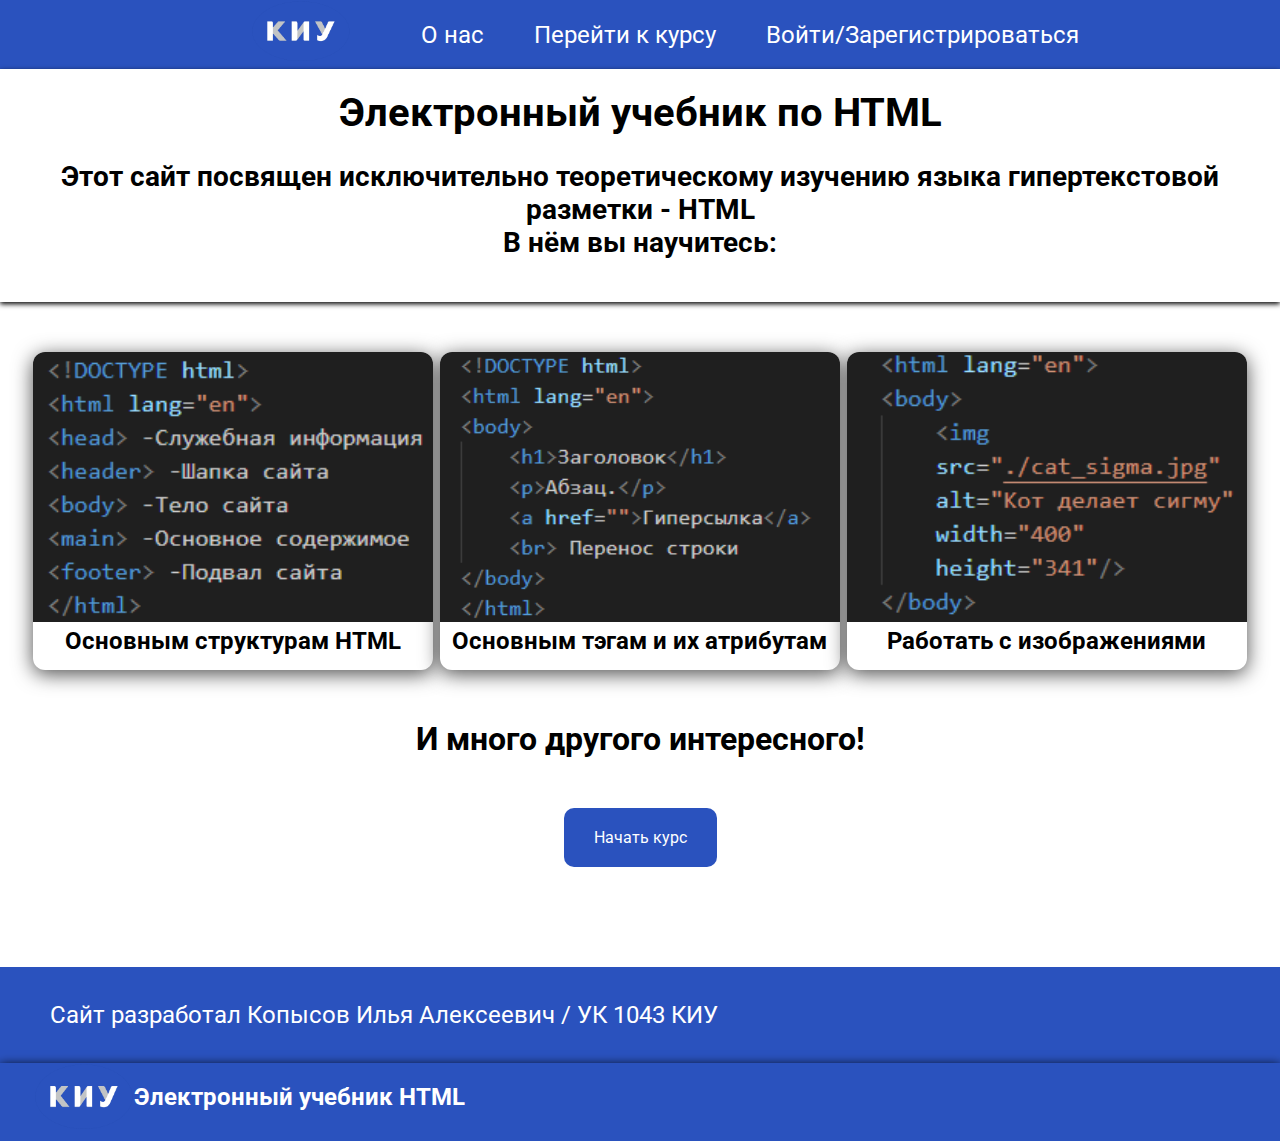
<file: index.html>
<!DOCTYPE html>
<html lang="en">
<head>
    <meta charset="UTF-8">
    <meta name="viewport" content="width=device-width, initial-scale=1.0">
    <link rel="stylesheet" href="./assets/css/style.css">
    <link rel="preconnect" href="https://fonts.googleapis.com">
    <link rel="preconnect" href="https://fonts.gstatic.com" crossorigin>
    <link href="https://fonts.googleapis.com/css2?family=Roboto:ital,wght@0,100..900;1,100..900&display=swap" rel="stylesheet">
    <title>Электронный учебник HTML</title>
</head>
<body>
<header>
    <div class="container">
        <div class="logo">
            <a href="./index.html"><img src="./assets/img/kiu-logo-menu (1).png" alt="kiu mini" class="kiu_mini"></a>
        </div>
        <div class="menu_bar">
            <a href="./about.html" class="nav_bar">О нас</a>
            <a href="./course1.html" class="nav_bar">Перейти к курсу</a>
            <a href="./vhod.html" class="nav_bar">Войти/Зарегистрироваться</a>
        </div>
    </div>
</header>
<main>
<div class="main_container">
    <h1 class="title">Электронный учебник по HTML</h1>
    <h2 class="subtitle">Этот сайт посвящен исключительно теоретическому изучению языка гипертекстовой разметки - HTML <br> В нём вы научитесь:</h2>
</div>
<div class="main_container_subtitles"> 
    <div class="card_container">
        <div class="card_image">
            <img src="./assets/img/baza1.png" alt="html_guide">
        </div>
        <div class="card_content">
            <h1 class="card_title">Основным структурам HTML</h1>
        </div>
    </div>
    <div class="card_container">
        <div class="card_image">
            <img src="./assets/img/baza2.png" alt="html_guide">
        </div>
        <div class="card_content">
            <h1 class="card_title">Основным тэгам и их атрибутам</h1>
        </div>
    </div>
    <div class="card_container">
        <div class="card_image">
            <img src="./assets/img/baza3.png" alt="html_guide">
        </div>
        <div class="card_content">
            <h1 class="card_title">Работать с изображениями</h1>
        </div>
    </div>
</div>
<div class="pre_end">
    <h1 class="pre_title">И много другого интересного!</h1>
    <div class="btn">
        <a class="button" href="./course1.html">Начать курс</a>
    </div>
</div>
</main>
<footer class="footer">
    <div class="footer__container">
        <div class="footer__wrap">
            <div class="footer__blocks">
                <p class="footer__long-text">Сайт разработал Копысов Илья Алексеевич / УК 1043 КИУ</p>
            </div>
            <div class="footer__under">
                <div class="footer__logo-block">
                    <img src="./assets/img/kiu-logo-menu (1).png" alt="kiu_mini" class="kiu_mini">
                    <h2 class="footer__logo">Электронный учебник HTML</h2>
                </div>
            </div>
        </div>
    </div>
</footer>
</body>
</html>
</file>
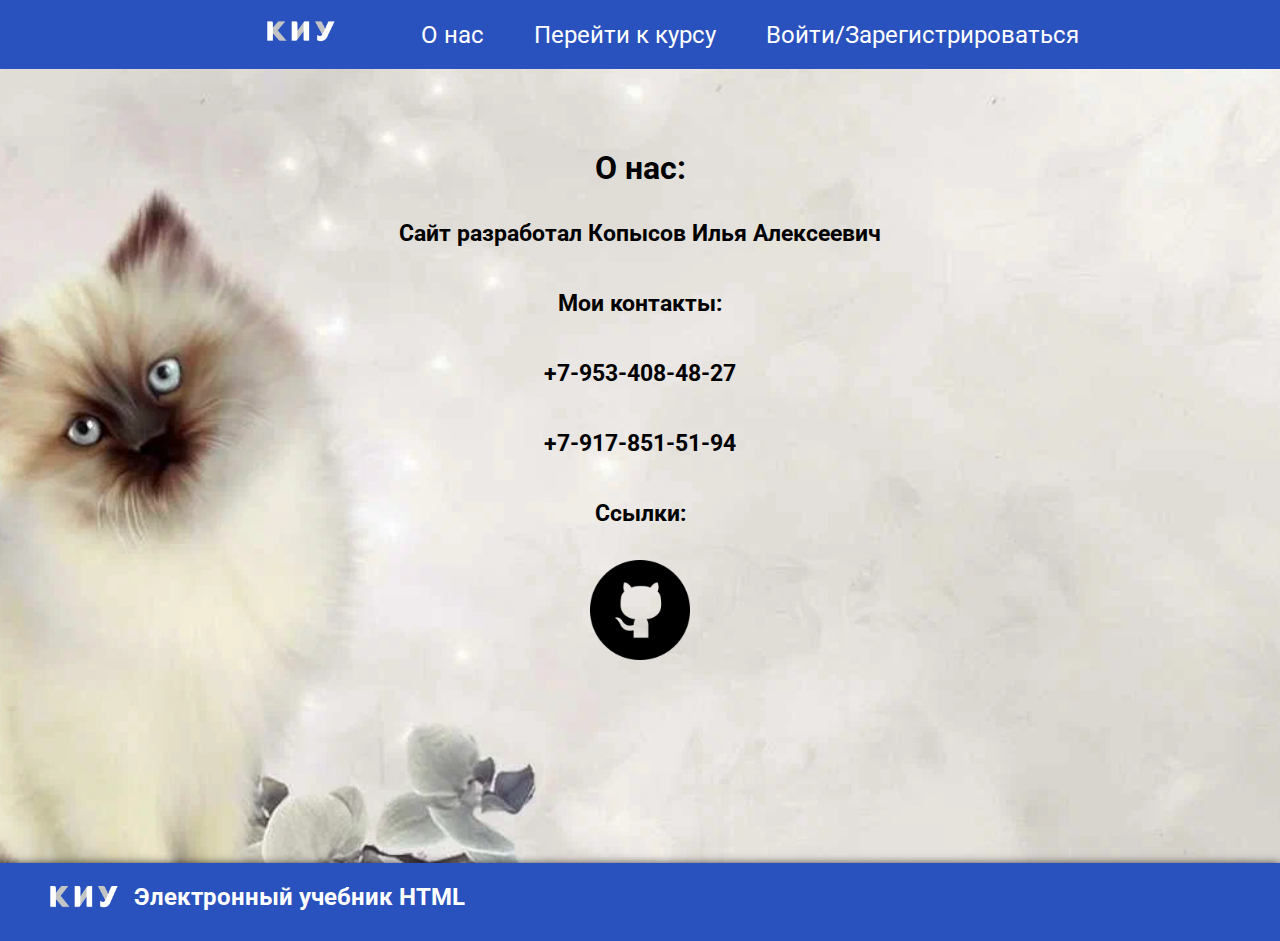
<file: about.html>
<!DOCTYPE html>
<html lang="en">
<head>
    <meta charset="UTF-8">
    <meta name="viewport" content="width=device-width, initial-scale=1.0">
    <link rel="stylesheet" href="./assets/css/about.css">
    <link rel="preconnect" href="https://fonts.googleapis.com">
    <link rel="preconnect" href="https://fonts.gstatic.com" crossorigin>
    <link href="https://fonts.googleapis.com/css2?family=Roboto:ital,wght@0,100..900;1,100..900&display=swap" rel="stylesheet">
    <title>Электронный учебник HTML</title>
</head>
<body>
<header>
    <div class="container">
        <div class="logo">
            <a href="./index.html"><img src="./assets/img/kiu-logo-menu (1).png" alt="kiu mini" class="kiu_mini"></a>
        </div>
        <div class="menu_bar">
            <a href="./about.html" class="nav_bar">О нас</a>
            <a href="./course1.html" class="nav_bar">Перейти к курсу</a>
            <a href="./vhod.html" class="nav_bar">Войти/Зарегистрироваться</a>
        </div>
    </div>
</header>
<section>
    <div class="about_container">
            <h1>О нас:</h1>
            <p class="about_text"><strong>Сайт разработал Копысов Илья Алексеевич</strong></p>
            <p class="about_text"><strong>Мои контакты:</strong></p>
            <p class="about_text"><strong>+7-953-408-48-27</strong></p>
            <p class="about_text"><strong>+7-917-851-51-94</strong></p>
            <p class="about_text"><strong>Ссылки:</strong></p>
            <a href="https://github.com/IlyaKopysov"><img src="./assets/img/guthub.webp" alt="github_logo" class="github_logo"></a>
    </div>
</section>
<footer class="footer">
    <div class="footer__container">
        <div class="footer__wrap">
            <div class="footer__under">
                <div class="footer__logo-block">
                    <img src="./assets/img/kiu-logo-menu (1).png" alt="kiu_mini" class="kiu_mini">
                    <h2 class="footer__logo">Электронный учебник HTML</h2>
                </div>
            </div>
        </div>
    </div>
</footer>
</body>
</html>
</file>
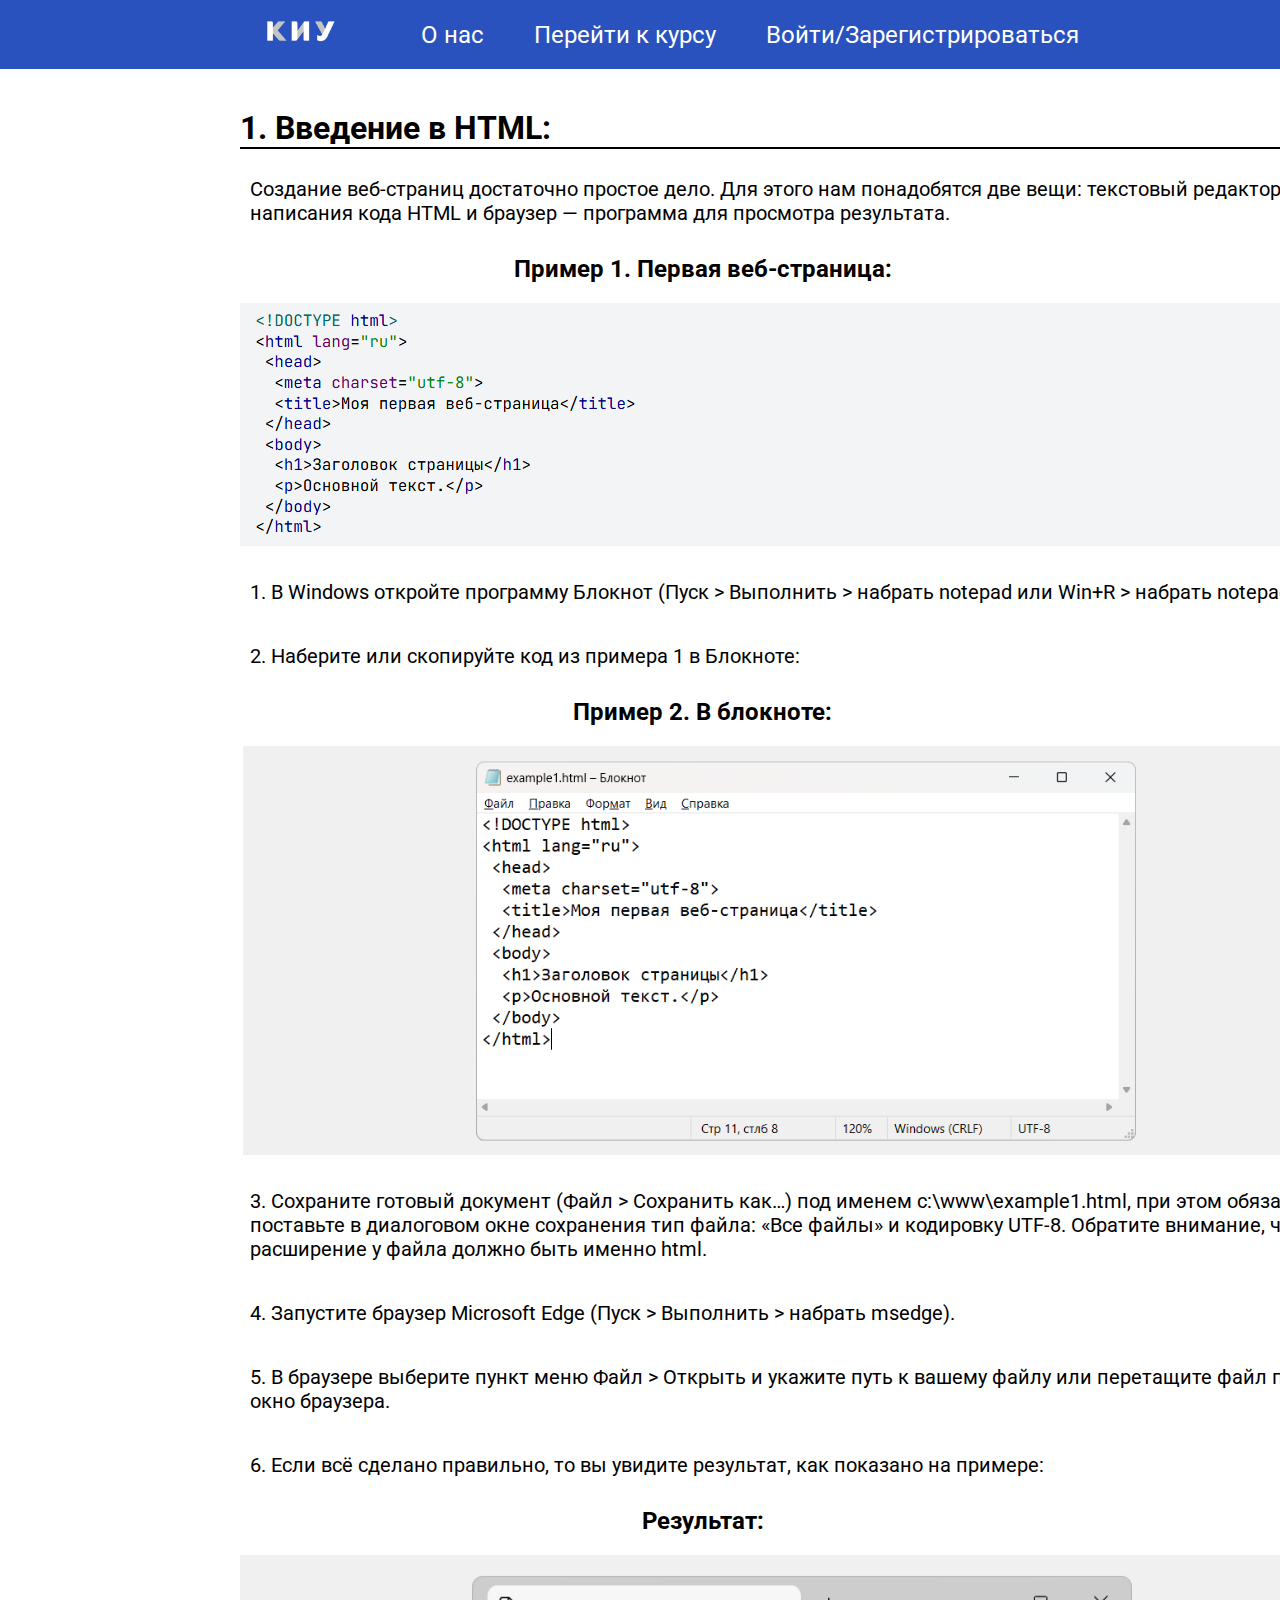
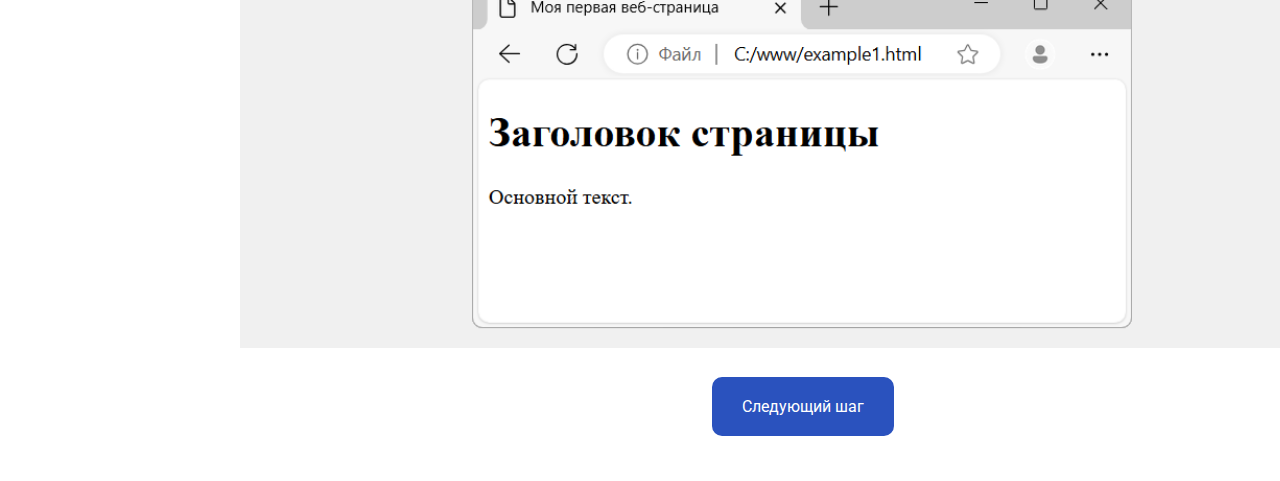
<file: course1.html>
<!DOCTYPE html>
<html lang="en">
<head>
    <meta charset="UTF-8">
    <meta name="viewport" content="width=device-width, initial-scale=1.0">
    <link rel="stylesheet" href="./assets/css/style.css">
    <link rel="preconnect" href="https://fonts.googleapis.com">
    <link rel="preconnect" href="https://fonts.gstatic.com" crossorigin>
    <link href="https://fonts.googleapis.com/css2?family=Roboto:ital,wght@0,100..900;1,100..900&display=swap" rel="stylesheet">
    <title>Электронный учебник HTML</title>
</head>
<body>
<header>
    <div class="container">
        <div class="logo">
            <a href="./index.html"><img src="./assets/img/kiu-logo-menu (1).png" alt="kiu mini" class="kiu_mini"></a>
        </div>
        <div class="menu_bar">
            <a href="./about.html" class="nav_bar">О нас</a>
            <a href="./course1.html" class="nav_bar">Перейти к курсу</a>
            <a href="./vhod.html" class="nav_bar">Войти/Зарегистрироваться</a>
        </div>
    </div>
</header>
    <div class="course_wrapper">
        <div class="course_panel">
            <h1 class="course_title">Курс HTML:</h1>
            <ol class="course_nav">
                <a href="./course1.html" class="course_nav-bar-a"><li class="course_nav-bar"><strong>Введение в HTML</strong></li></a>
                <a href="./course2.html" class="course_nav-bar-a"><li class="course_nav-bar"><strong>Элементы HTML</strong></li></a>
                <a href="./course3.html" class="course_nav-bar-a"><li class="course_nav-bar"><strong>Структура HTML</strong></li></a>
                <a href="./course4.html" class="course_nav-bar-a"><li class="course_nav-bar"><strong>Атрибуты</strong></li></a>
                <a href="./course5.html" class="course_nav-bar-a"><li class="course_nav-bar"><strong>Работа с текстом</strong></li></a>
                <a href="./course6.html" class="course_nav-bar-a"><li class="course_nav-bar"><strong>Заголовки</strong></li></a>
                <a href="./course7.html" class="course_nav-bar-a"><li class="course_nav-bar"><strong>Изображения</strong></li></a>
                <a href="./course8.html" class="course_nav-bar-a"><li class="course_nav-bar"><strong>Размеры изображений</strong></li></a>
                <a href="./course9.html" class="course_nav-bar-a"><li class="course_nav-bar"><strong>Создание ссылок</strong> </li></a>
                <a href="./course10.html" class="course_nav-bar-a"><li class="course_nav-bar"><strong>Элементы разделов</strong></li></a>
            </ol>
        </div>
    <div class="course_main-content">
        <div class="course_content">
            <div class="course_content-title">
                <h1>1. Введение в HTML:</h1>
            </div>
            <p>Cоздание веб-страниц достаточно простое дело. Для этого нам понадобятся две вещи: текстовый редактор для написания кода HTML и браузер — программа для просмотра результата.</p>
            <h2 class="curse_title-img">Пример 1. Первая веб-страница:</h2>
            <img src="./assets/img/primer1.png" alt="primer1">
            <p>1. В Windows откройте программу Блокнот (Пуск > Выполнить > набрать notepad или Win+R > набрать notepad).</p>
            <p>2. Наберите или скопируйте код из примера 1 в Блокноте:</p>
            <h2 class="curse_title-img">Пример 2. В блокноте:</h2>
            <img src="./assets/img/primer2.png" alt="primer2">
            <p>3. Сохраните готовый документ (Файл > Сохранить как…) под именем c:\www\example1.html, при этом обязательно поставьте в диалоговом окне сохранения тип файла: «Все файлы» и кодировку UTF-8. Обратите внимание, что расширение у файла должно быть именно html.</p>
            <p>4. Запустите браузер Microsoft Edge (Пуск > Выполнить > набрать msedge).</p>
            <p>5. В браузере выберите пункт меню Файл > Открыть и укажите путь к вашему файлу или перетащите файл прямо в окно браузера.</p>
            <p>6. Если всё сделано правильно, то вы увидите результат, как показано на примере:</p>
            <h2 class="curse_title-img">Результат:</h2>
            <img src="./assets/img/primer3.png" alt="primer3">
            <div class="next_curse-button">
                <a href="./course2.html" class="next_button">Следующий шаг</a>
            </div>
            </div>
        </div>
    </div>
</body>
</html>
</file>
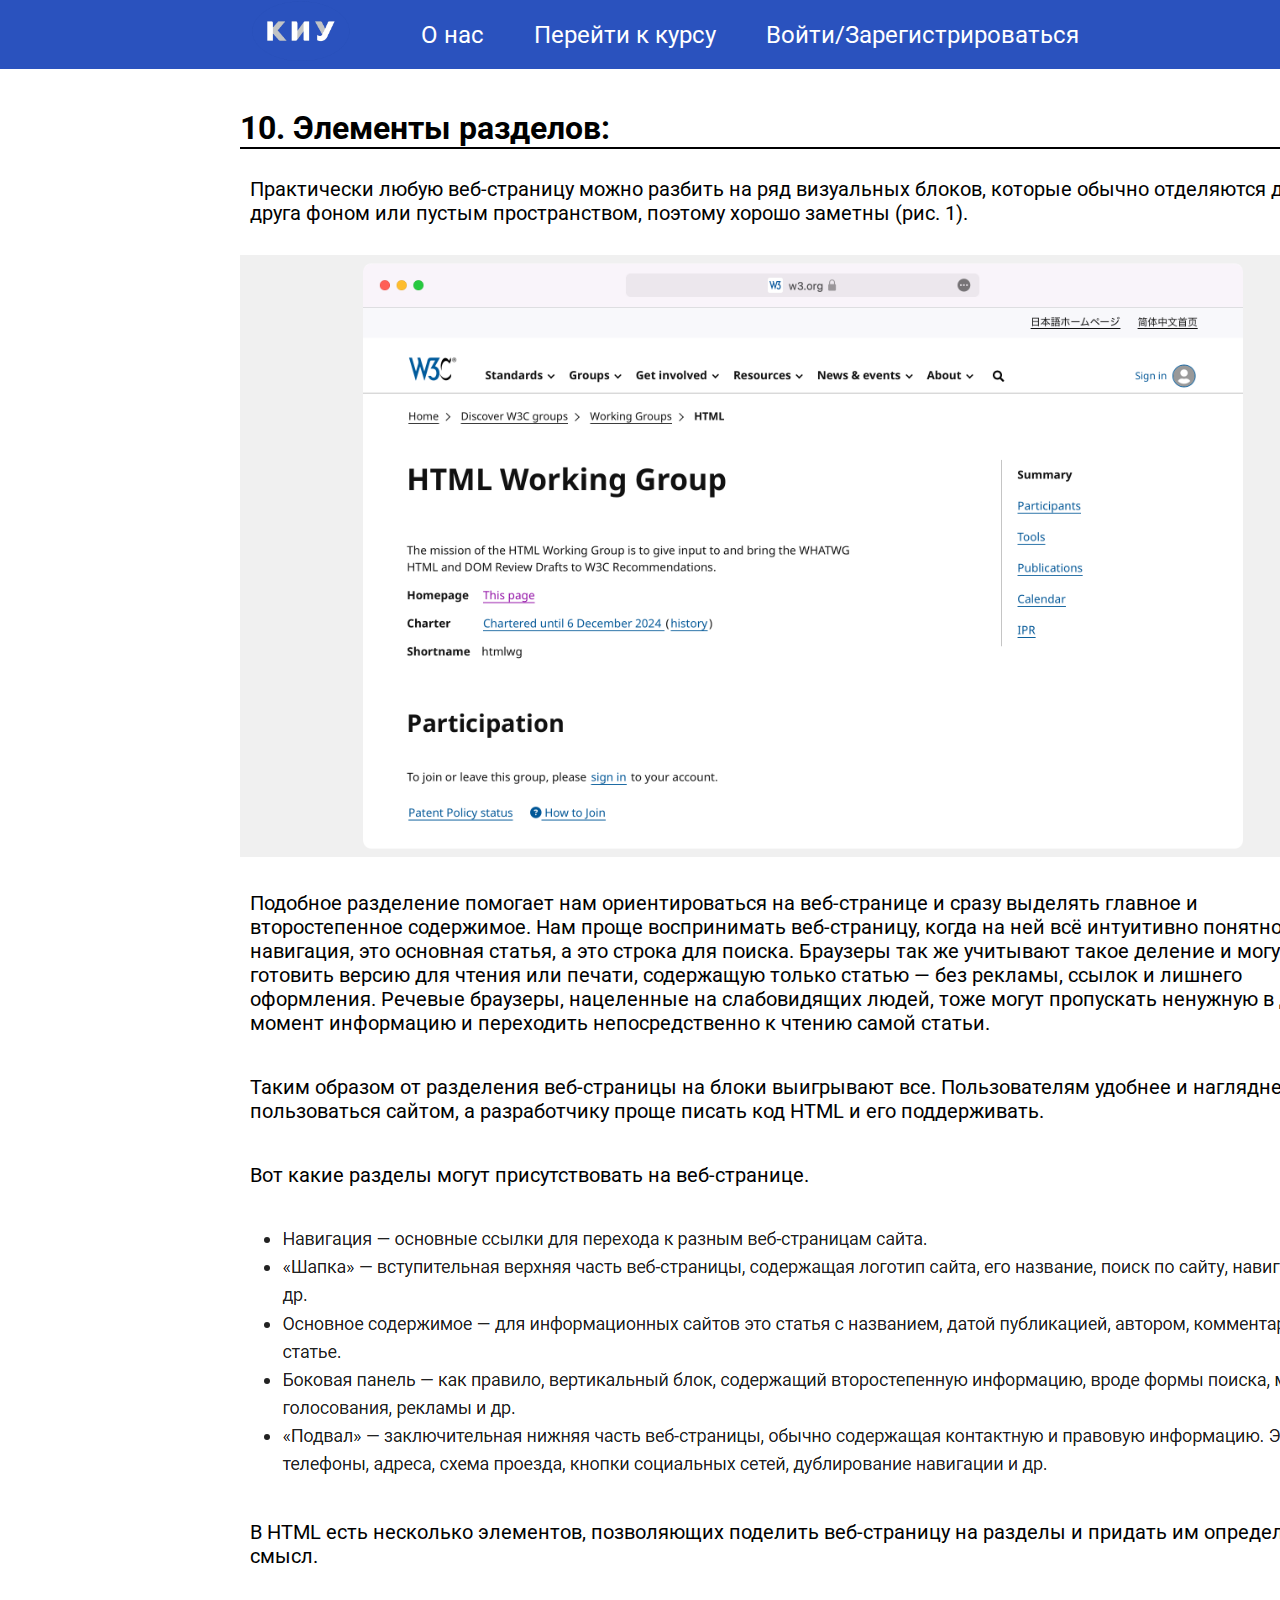
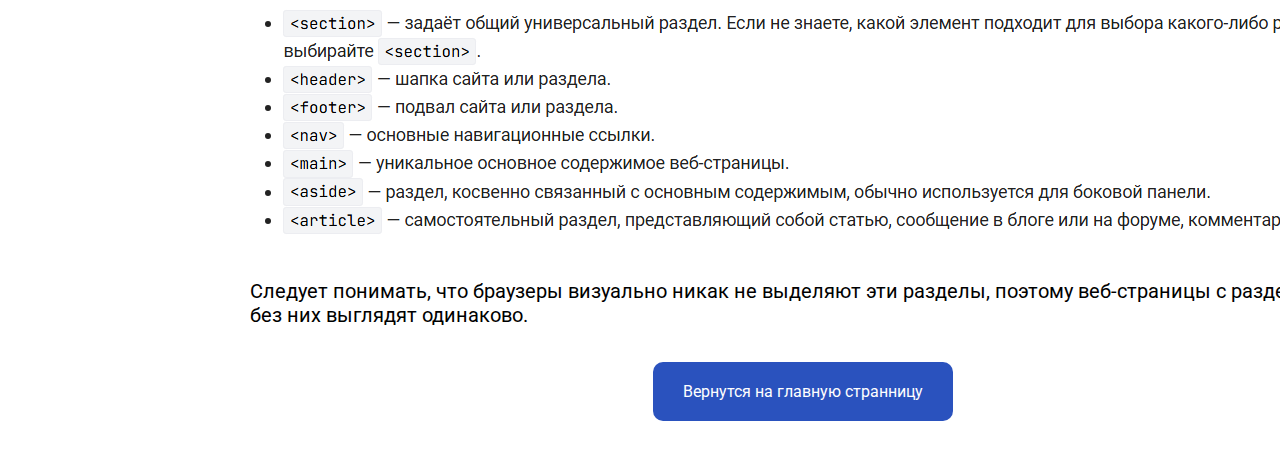
<file: course10.html>
<!DOCTYPE html>
<html lang="en">
<head>
    <meta charset="UTF-8">
    <meta name="viewport" content="width=device-width, initial-scale=1.0">
    <link rel="stylesheet" href="./assets/css/style.css">
    <link rel="preconnect" href="https://fonts.googleapis.com">
    <link rel="preconnect" href="https://fonts.gstatic.com" crossorigin>
    <link href="https://fonts.googleapis.com/css2?family=Roboto:ital,wght@0,100..900;1,100..900&display=swap" rel="stylesheet">
    <title>Электронный учебник HTML</title>
</head>
<body>
<header>
    <div class="container">
        <div class="logo">
            <a href="./index.html"><img src="./assets/img/kiu-logo-menu (1).png" alt="kiu mini" class="kiu_mini"></a>
        </div>
        <div class="menu_bar">
            <a href="./about.html" class="nav_bar">О нас</a>
            <a href="./course1.html" class="nav_bar">Перейти к курсу</a>
            <a href="./vhod.html" class="nav_bar">Войти/Зарегистрироваться</a>
        </div>
    </div>
</header>
<div class="course_wrapper">
    <div class="course_panel">
        <h1 class="course_title">Курс HTML:</h1>
        <ol class="course_nav">
            <a href="./course1.html" class="course_nav-bar-a"><li class="course_nav-bar"><strong>Введение в HTML</strong></li></a>
            <a href="./course2.html" class="course_nav-bar-a"><li class="course_nav-bar"><strong>Элементы HTML</strong></li></a>
            <a href="./course3.html" class="course_nav-bar-a"><li class="course_nav-bar"><strong>Структура HTML</strong></li></a>
            <a href="./course4.html" class="course_nav-bar-a"><li class="course_nav-bar"><strong>Атрибуты</strong></li></a>
            <a href="./course5.html" class="course_nav-bar-a"><li class="course_nav-bar"><strong>Работа с текстом</strong></li></a>
            <a href="./course6.html" class="course_nav-bar-a"><li class="course_nav-bar"><strong>Заголовки</strong></li></a>
            <a href="./course7.html" class="course_nav-bar-a"><li class="course_nav-bar"><strong>Изображения</strong></li></a>
            <a href="./course8.html" class="course_nav-bar-a"><li class="course_nav-bar"><strong>Размеры изображений</strong></li></a>
            <a href="./course9.html" class="course_nav-bar-a"><li class="course_nav-bar"><strong>Создание ссылок</strong> </li></a>
            <a href="./course10.html" class="course_nav-bar-a"><li class="course_nav-bar"><strong>Элементы разделов</strong></li></a>
          </ol>
    </div>
<div class="course_main-content">
    <div class="course_content">
        <div class="course_content-title">
            <h1>10. Элементы разделов:</h1>
        </div>
        <p>Практически любую веб-страницу можно разбить на ряд визуальных блоков, которые обычно отделяются друг от друга фоном или пустым пространством, поэтому хорошо заметны (рис. 1).</p>
        <img src="./assets/img/primer68.png" alt="primer68">
        <p>Подобное разделение помогает нам ориентироваться на веб-странице и сразу выделять главное и второстепенное содержимое. Нам проще воспринимать веб-страницу, когда на ней всё интуитивно понятно — это навигация, это основная статья, а это строка для поиска. Браузеры так же учитывают такое деление и могут готовить версию для чтения или печати, содержащую только статью — без рекламы, ссылок и лишнего оформления. Речевые браузеры, нацеленные на слабовидящих людей, тоже могут пропускать ненужную в данный момент информацию и переходить непосредственно к чтению самой статьи.</p>
        <p>Таким образом от разделения веб-страницы на блоки выигрывают все. Пользователям удобнее и нагляднее пользоваться сайтом, а разработчику проще писать код HTML и его поддерживать.</p>
        <p>Вот какие разделы могут присутствовать на веб-странице.</p>
        <img src="./assets/img/primer69.png" alt="primer69">
        <p>В HTML есть несколько элементов, позволяющих поделить веб-страницу на разделы и придать им определённый смысл.</p>
        <img src="./assets/img/primer70.png" alt="primer70">
        <p>Следует понимать, что браузеры визуально никак не выделяют эти разделы, поэтому веб-страницы с разделами и без них выглядят одинаково.</p>
        <div class="next_curse-button">
            <a href="./index.html" class="next_button">Вернутся на главную странницу</a>
        </div>
        </div>
    </div>
</div>
</body>
</html>
</file>
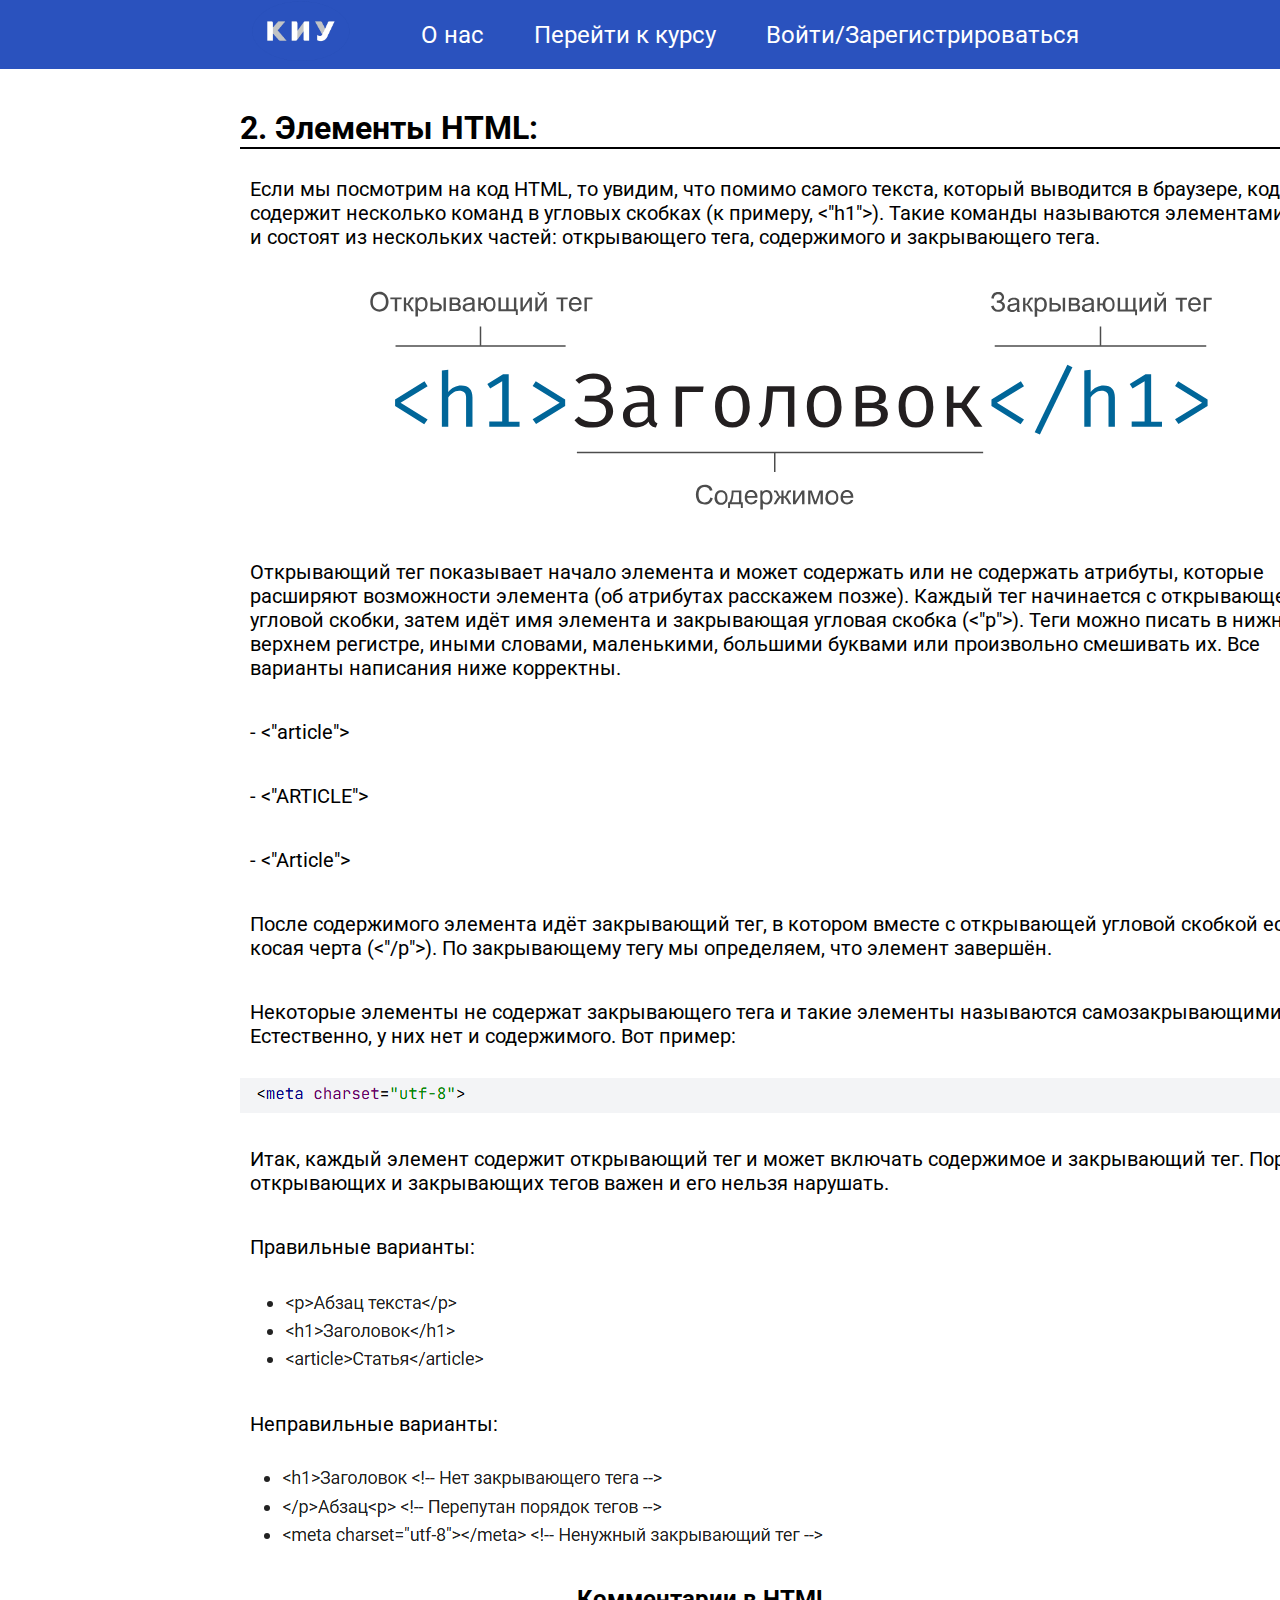
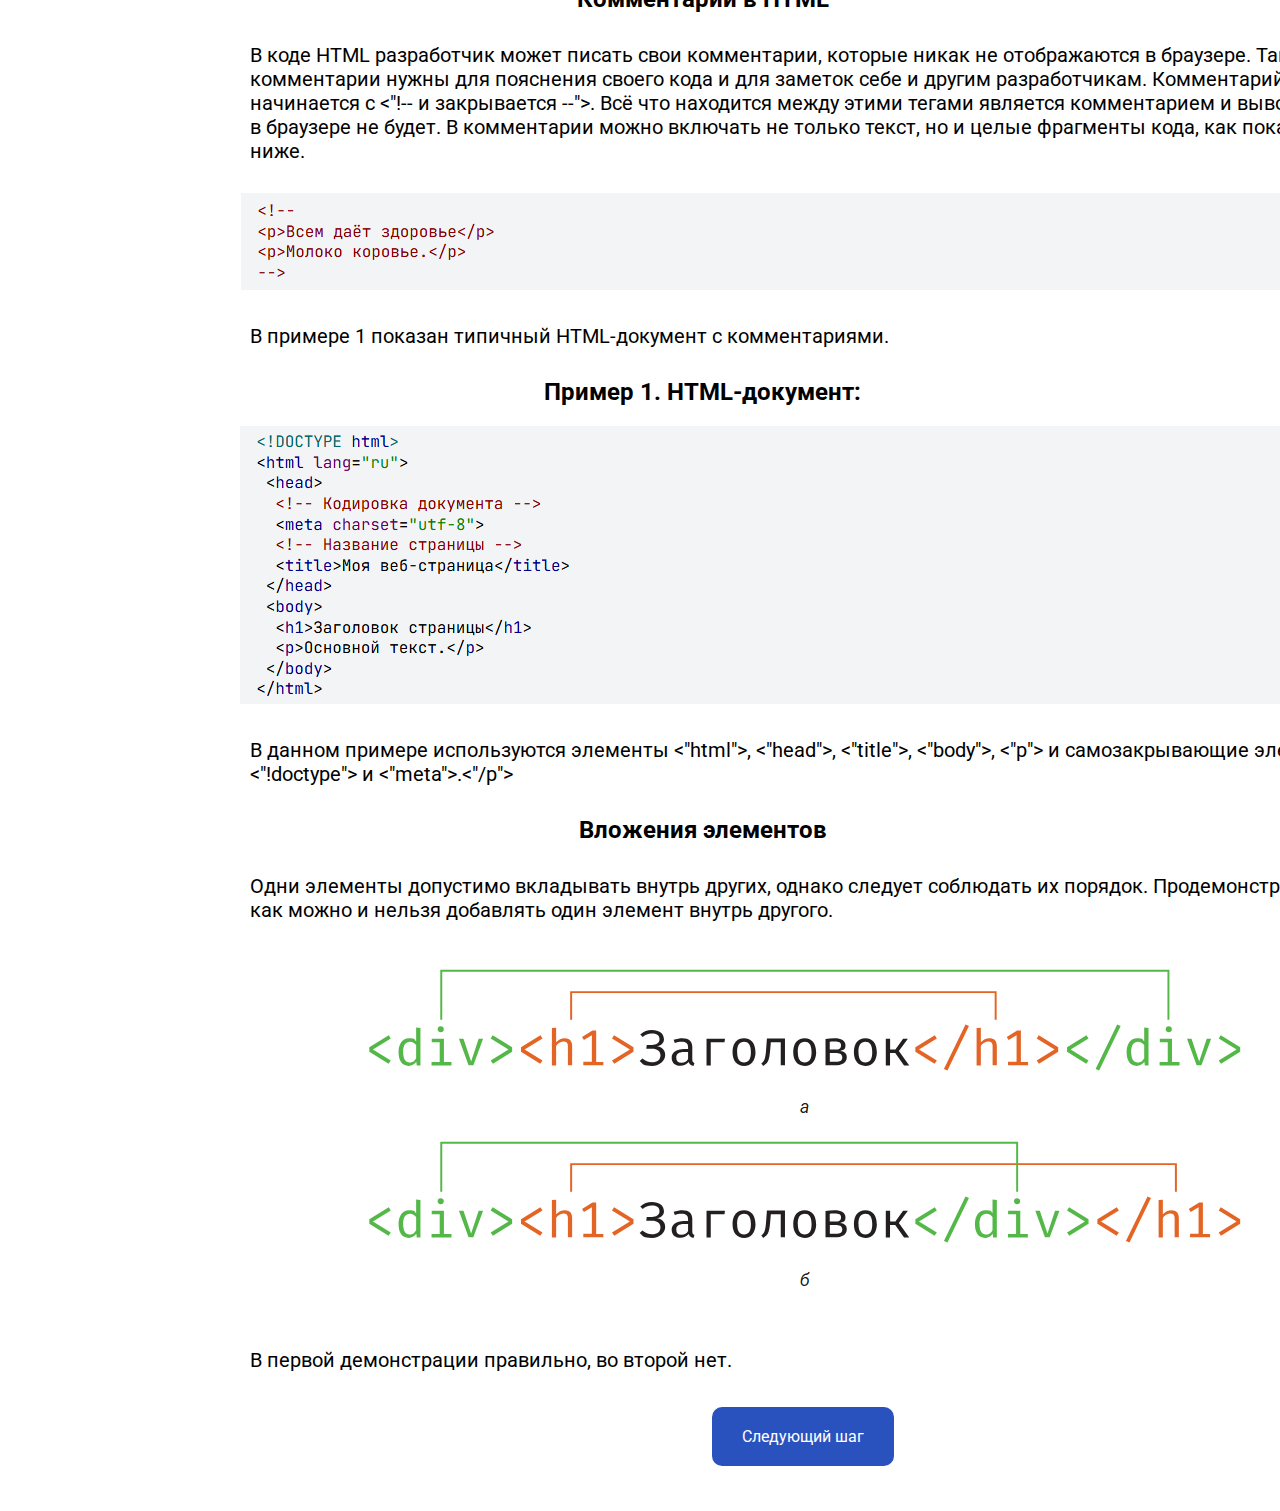
<file: course2.html>
<!DOCTYPE html>
<html lang="en">
<head>
    <meta charset="UTF-8">
    <meta name="viewport" content="width=device-width, initial-scale=1.0">
    <link rel="stylesheet" href="./assets/css/style.css">
    <link rel="preconnect" href="https://fonts.googleapis.com">
    <link rel="preconnect" href="https://fonts.gstatic.com" crossorigin>
    <link href="https://fonts.googleapis.com/css2?family=Roboto:ital,wght@0,100..900;1,100..900&display=swap" rel="stylesheet">
    <title>Электронный учебник HTML</title>
</head>
<body>
<header>
    <div class="container">
        <div class="logo">
            <a href="./index.html"><img src="./assets/img/kiu-logo-menu (1).png" alt="kiu mini" class="kiu_mini"></a>
        </div>
        <div class="menu_bar">
            <a href="./about.html" class="nav_bar">О нас</a>
            <a href="./course1.html" class="nav_bar">Перейти к курсу</a>
            <a href="./vhod.html" class="nav_bar">Войти/Зарегистрироваться</a>
        </div>
    </div>
</header>
<div class="course_wrapper">
    <div class="course_panel">
        <h1 class="course_title">Курс HTML:</h1>
        <ol class="course_nav">
            <a href="./course1.html" class="course_nav-bar-a"><li class="course_nav-bar"><strong>Введение в HTML</strong></li></a>
            <a href="./course2.html" class="course_nav-bar-a"><li class="course_nav-bar"><strong>Элементы HTML</strong></li></a>
            <a href="./course3.html" class="course_nav-bar-a"><li class="course_nav-bar"><strong>Структура HTML</strong></li></a>
            <a href="./course4.html" class="course_nav-bar-a"><li class="course_nav-bar"><strong>Атрибуты</strong></li></a>
            <a href="./course5.html" class="course_nav-bar-a"><li class="course_nav-bar"><strong>Работа с текстом</strong></li></a>
            <a href="./course6.html" class="course_nav-bar-a"><li class="course_nav-bar"><strong>Заголовки</strong></li></a>
            <a href="./course7.html" class="course_nav-bar-a"><li class="course_nav-bar"><strong>Изображения</strong></li></a>
            <a href="./course8.html" class="course_nav-bar-a"><li class="course_nav-bar"><strong>Размеры изображений</strong></li></a>
            <a href="./course9.html" class="course_nav-bar-a"><li class="course_nav-bar"><strong>Создание ссылок</strong> </li></a>
            <a href="./course10.html" class="course_nav-bar-a"><li class="course_nav-bar"><strong>Элементы разделов</strong></li></a>
          </ol>
    </div>
<div class="course_main-content">
    <div class="course_content">
        <div class="course_content-title">
            <h1>2. Элементы HTML:</h1>
        </div>
        <p>Если мы посмотрим на код HTML, то увидим, что помимо самого текста, который выводится в браузере, код содержит несколько команд в угловых скобках (к примеру, <"h1">). Такие команды называются элементами HTML и состоят из нескольких частей: открывающего тега, содержимого и закрывающего тега.</p>
        <img src="./assets/img/primer11.png" alt="primer4">
        <p>Открывающий тег показывает начало элемента и может содержать или не содержать атрибуты, которые расширяют возможности элемента (об атрибутах расскажем позже). Каждый тег начинается с открывающей угловой скобки, затем идёт имя элемента и закрывающая угловая скобка (<"p">). Теги можно писать в нижнем и верхнем регистре, иными словами, маленькими, большими буквами или произвольно смешивать их. Все варианты написания ниже корректны.</p>
        <p>- <"article"></p>
        <p>- <"ARTICLE"></p>
        <p>- <"Article"></p>
        <p>После содержимого элемента идёт закрывающий тег, в котором вместе с открывающей угловой скобкой есть косая черта (<"/p">). По закрывающему тегу мы определяем, что элемент завершён.</p>
        <p>Некоторые элементы не содержат закрывающего тега и такие элементы называются самозакрывающими. Естественно, у них нет и содержимого. Вот пример:</p>
        <img src="./assets/img/primer12.png" alt="primer5">
        <p>Итак, каждый элемент содержит открывающий тег и может включать содержимое и закрывающий тег. Порядок открывающих и закрывающих тегов важен и его нельзя нарушать.</p>
        <p>Правильные варианты:</p>
        <img src="./assets/img/primer13.png" alt="primer6">
        <p>Неправильные варианты:</p>
        <img src="./assets/img/primer14.png" alt="primer7">
        <h2 class="curse_title-img">Комментарии в HTML</h2>
        <p>В коде HTML разработчик может писать свои комментарии, которые никак не отображаются в браузере. Такие комментарии нужны для пояснения своего кода и для заметок себе и другим разработчикам. Комментарий начинается с <"!-- и закрывается --">. Всё что находится между этими тегами является комментарием и выводиться в браузере не будет. В комментарии можно включать не только текст, но и целые фрагменты кода, как показано ниже.</p>
        <img src="./assets/img/primer15.png" alt="primer8">
        <p>В примере 1 показан типичный HTML-документ с комментариями.</p>
        <h2 class="curse_title-img">Пример 1. HTML-документ:</h2>
        <img src="./assets/img/primer16.png" alt="primer9">
        <p>В данном примере используются элементы <"html">, <"head">, <"title">, <"body">, <"p"> и самозакрывающие элементы <"!doctype"> и <"meta">.<"/p">
        <h2 class="curse_title-img">Вложения элементов</h2>
        <p>Одни элементы допустимо вкладывать внутрь других, однако следует соблюдать их порядок. Продемонстрируем, как можно и нельзя добавлять один элемент внутрь другого.</p>
        <img src="./assets/img/primer17.png" alt="primer10">
        <p>В первой демонстрации правильно, во второй нет.</p>
        <div class="next_curse-button">
            <a href="./course3.html" class="next_button">Следующий шаг</a>
        </div>
        </div>
    </div>
</div>
</body>
</html>
</file>
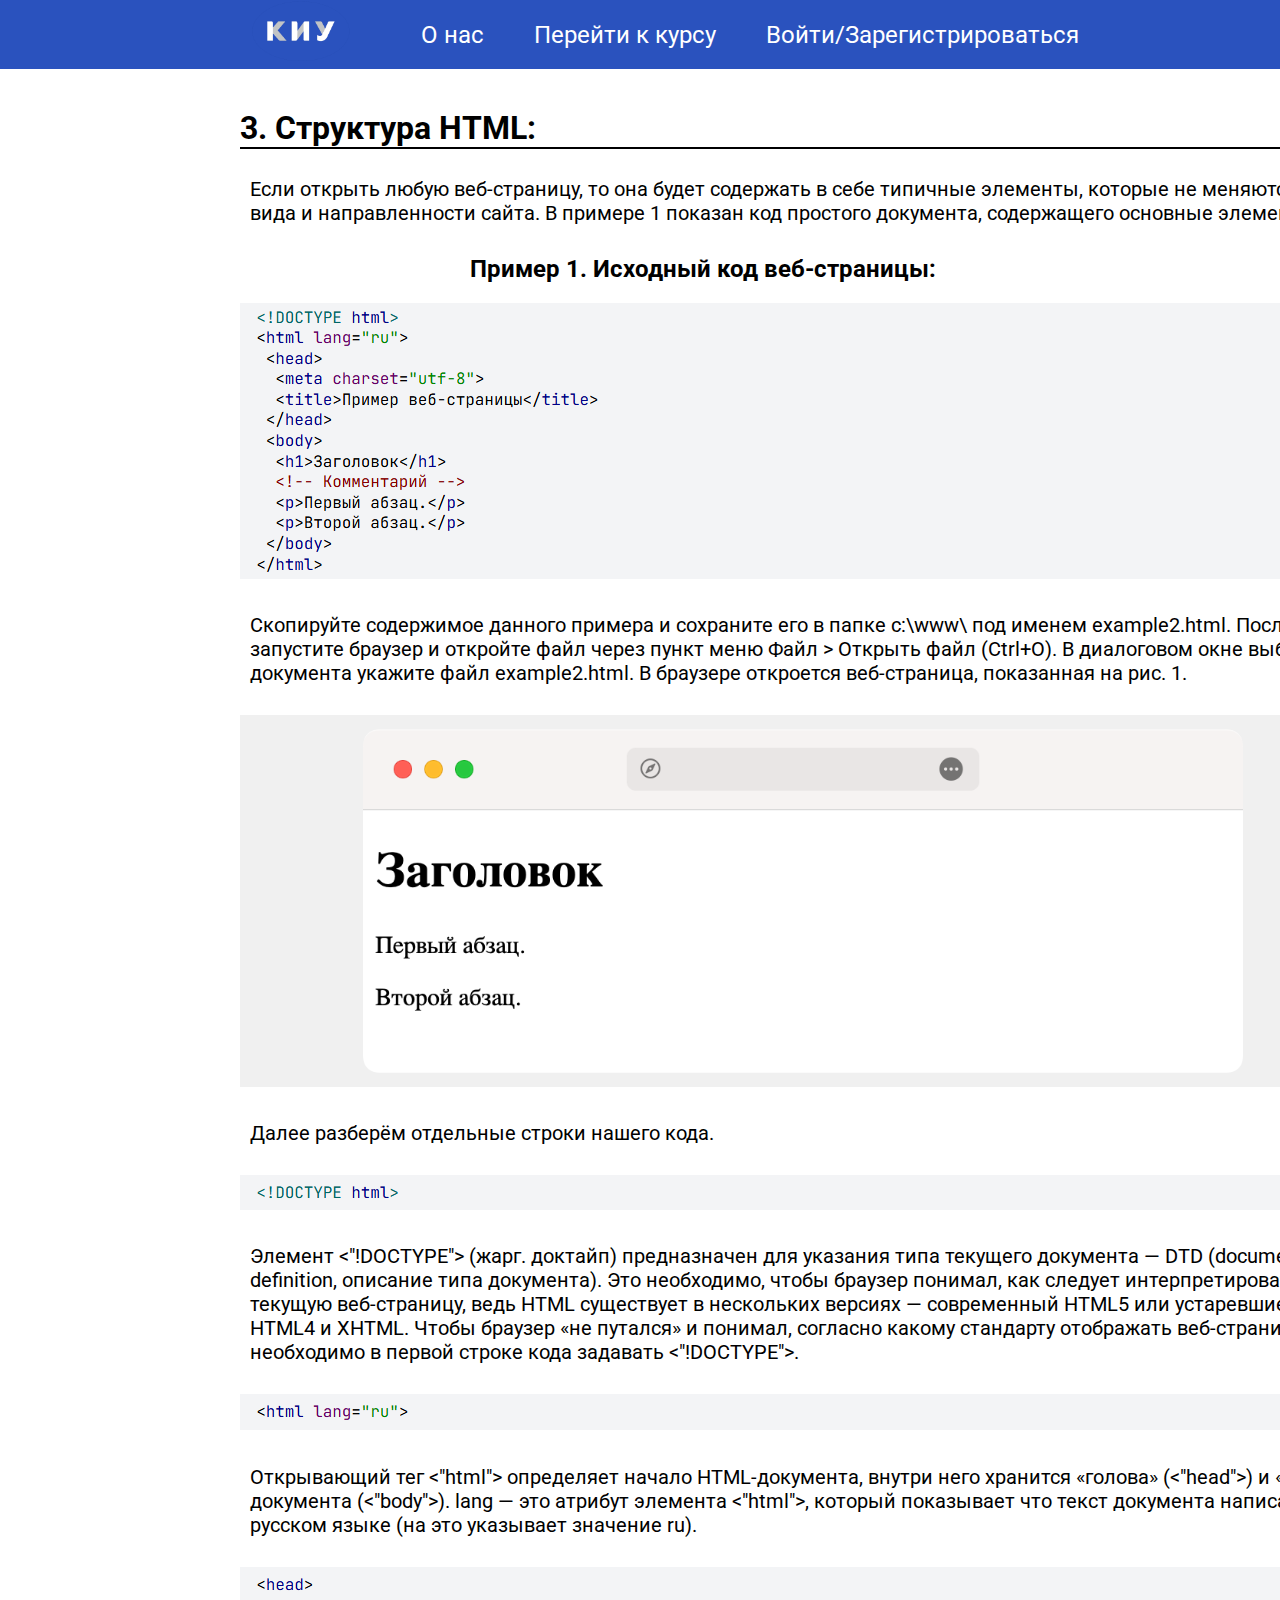
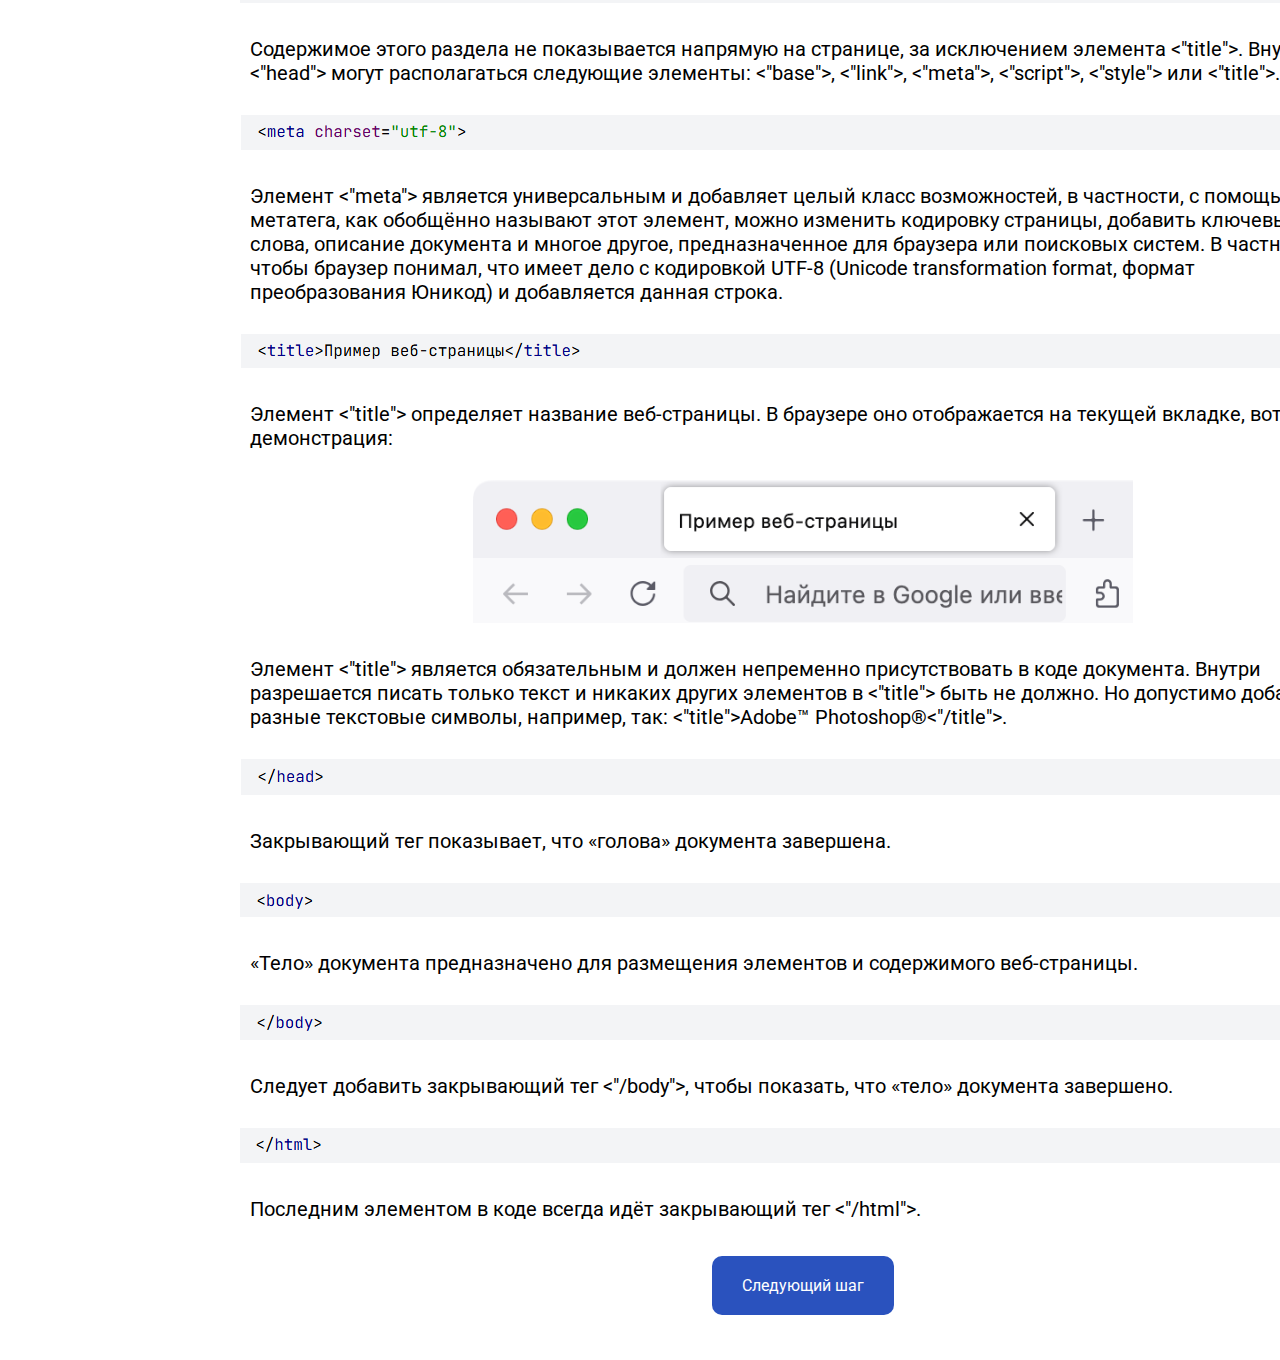
<file: course3.html>
<!DOCTYPE html>
<html lang="en">
<head>
    <meta charset="UTF-8">
    <meta name="viewport" content="width=device-width, initial-scale=1.0">
    <link rel="stylesheet" href="./assets/css/style.css">
    <link rel="preconnect" href="https://fonts.googleapis.com">
    <link rel="preconnect" href="https://fonts.gstatic.com" crossorigin>
    <link href="https://fonts.googleapis.com/css2?family=Roboto:ital,wght@0,100..900;1,100..900&display=swap" rel="stylesheet">
    <title>Электронный учебник HTML</title>
</head>
<body>
<header>
    <div class="container">
        <div class="logo">
            <a href="./index.html"><img src="./assets/img/kiu-logo-menu (1).png" alt="kiu mini" class="kiu_mini"></a>
        </div>
        <div class="menu_bar">
            <a href="./about.html" class="nav_bar">О нас</a>
            <a href="./course1.html" class="nav_bar">Перейти к курсу</a>
            <a href="./vhod.html" class="nav_bar">Войти/Зарегистрироваться</a>
        </div>
    </div>
</header>
<div class="course_wrapper">
    <div class="course_panel">
        <h1 class="course_title">Курс HTML:</h1>
        <ol class="course_nav">
            <a href="./course1.html" class="course_nav-bar-a"><li class="course_nav-bar"><strong>Введение в HTML</strong></li></a>
            <a href="./course2.html" class="course_nav-bar-a"><li class="course_nav-bar"><strong>Элементы HTML</strong></li></a>
            <a href="./course3.html" class="course_nav-bar-a"><li class="course_nav-bar"><strong>Структура HTML</strong></li></a>
            <a href="./course4.html" class="course_nav-bar-a"><li class="course_nav-bar"><strong>Атрибуты</strong></li></a>
            <a href="./course5.html" class="course_nav-bar-a"><li class="course_nav-bar"><strong>Работа с текстом</strong></li></a>
            <a href="./course6.html" class="course_nav-bar-a"><li class="course_nav-bar"><strong>Заголовки</strong></li></a>
            <a href="./course7.html" class="course_nav-bar-a"><li class="course_nav-bar"><strong>Изображения</strong></li></a>
            <a href="./course8.html" class="course_nav-bar-a"><li class="course_nav-bar"><strong>Размеры изображений</strong></li></a>
            <a href="./course9.html" class="course_nav-bar-a"><li class="course_nav-bar"><strong>Создание ссылок</strong> </li></a>
            <a href="./course10.html" class="course_nav-bar-a"><li class="course_nav-bar"><strong>Элементы разделов</strong></li></a>
          </ol>
    </div>
<div class="course_main-content">
    <div class="course_content">
        <div class="course_content-title">
            <h1>3. Структура HTML:</h1>
        </div>
        <p>Если открыть любую веб-страницу, то она будет содержать в себе типичные элементы, которые не меняются от вида и направленности сайта. В примере 1 показан код простого документа, содержащего основные элементы.</p>
        <h2 class="curse_title-img">Пример 1. Исходный код веб-страницы:</h1>
        <img src="./assets/img/primer18.png" alt="primer11">
        <p>Скопируйте содержимое данного примера и сохраните его в папке c:\www\ под именем example2.html. После этого запустите браузер и откройте файл через пункт меню Файл > Открыть файл (Ctrl+O). В диалоговом окне выбора документа укажите файл example2.html. В браузере откроется веб-страница, показанная на рис. 1.</p>
        <img src="./assets/img/primer19.png" alt="primer12">
        <p>Далее разберём отдельные строки нашего кода.</p>
        <img src="./assets/img/primer20.png" alt="primer13">
        <p>Элемент <"!DOCTYPE"> (жарг. доктайп) предназначен для указания типа текущего документа — DTD (document type definition, описание типа документа). Это необходимо, чтобы браузер понимал, как следует интерпретировать текущую веб-страницу, ведь HTML существует в нескольких версиях — современный HTML5 или устаревшие HTML4 и XHTML. Чтобы браузер «не путался» и понимал, согласно какому стандарту отображать веб-страницу и необходимо в первой строке кода задавать <"!DOCTYPE">.</p>
        <img src="./assets/img/primer21.png" alt="primer14">
        <p>Открывающий тег <"html"> определяет начало HTML-документа, внутри него хранится «голова» (<"head">) и «тело» документа (<"body">). lang — это атрибут элемента <"html">, который показывает что текст документа написан на русском языке (на это указывает значение ru).</p>
        <img src="./assets/img/primer22.png" alt="primer15">
        <p>Содержимое этого раздела не показывается напрямую на странице, за исключением элемента <"title">. Внутри <"head"> могут располагаться следующие элементы: <"base">, <"link">, <"meta">, <"script">, <"style"> или <"title">.</p>
        <img src="./assets/img/primer23.png" alt="primer16">
        <p>Элемент <"meta"> является универсальным и добавляет целый класс возможностей, в частности, с помощью метатега, как обобщённо называют этот элемент, можно изменить кодировку страницы, добавить ключевые слова, описание документа и многое другое, предназначенное для браузера или поисковых систем. В частности, чтобы браузер понимал, что имеет дело с кодировкой UTF-8 (Unicode transformation format, формат преобразования Юникод) и добавляется данная строка.</p>
        <img src="./assets/img/primer24.png" alt="primer17">
        <p>Элемент <"title"> определяет название веб-страницы. В браузере оно отображается на текущей вкладке, вот демонстрация:</p>
        <img src="./assets/img/primer25.png" alt="primer18">
        <p>Элемент <"title"> является обязательным и должен непременно присутствовать в коде документа. Внутри разрешается писать только текст и никаких других элементов в <"title"> быть не должно. Но допустимо добавлять разные текстовые символы, например, так: <"title">Adobe™ Photoshop®<"/title">.</p>
        <img src="./assets/img/primer26.png" alt="primer19">
        <p>Закрывающий тег </head> показывает, что «голова» документа завершена.</p>
        <img src="./assets/img/primer27.png" alt="primer20">
        <p>«Тело» документа <body> предназначено для размещения элементов и содержимого веб-страницы.</p>
        <img src="./assets/img/primer28.png" alt="primer21">
        <p>Следует добавить закрывающий тег <"/body">, чтобы показать, что «тело» документа завершено.</p>
        <img src="./assets/img/primer29.png" alt="primer22">
        <p>Последним элементом в коде всегда идёт закрывающий тег <"/html">.</p>
        <div class="next_curse-button">
            <a href="./course4.html" class="next_button">Следующий шаг</a>
        </div>
        </div>
    </div>
</div>
</body>
</html>
</file>
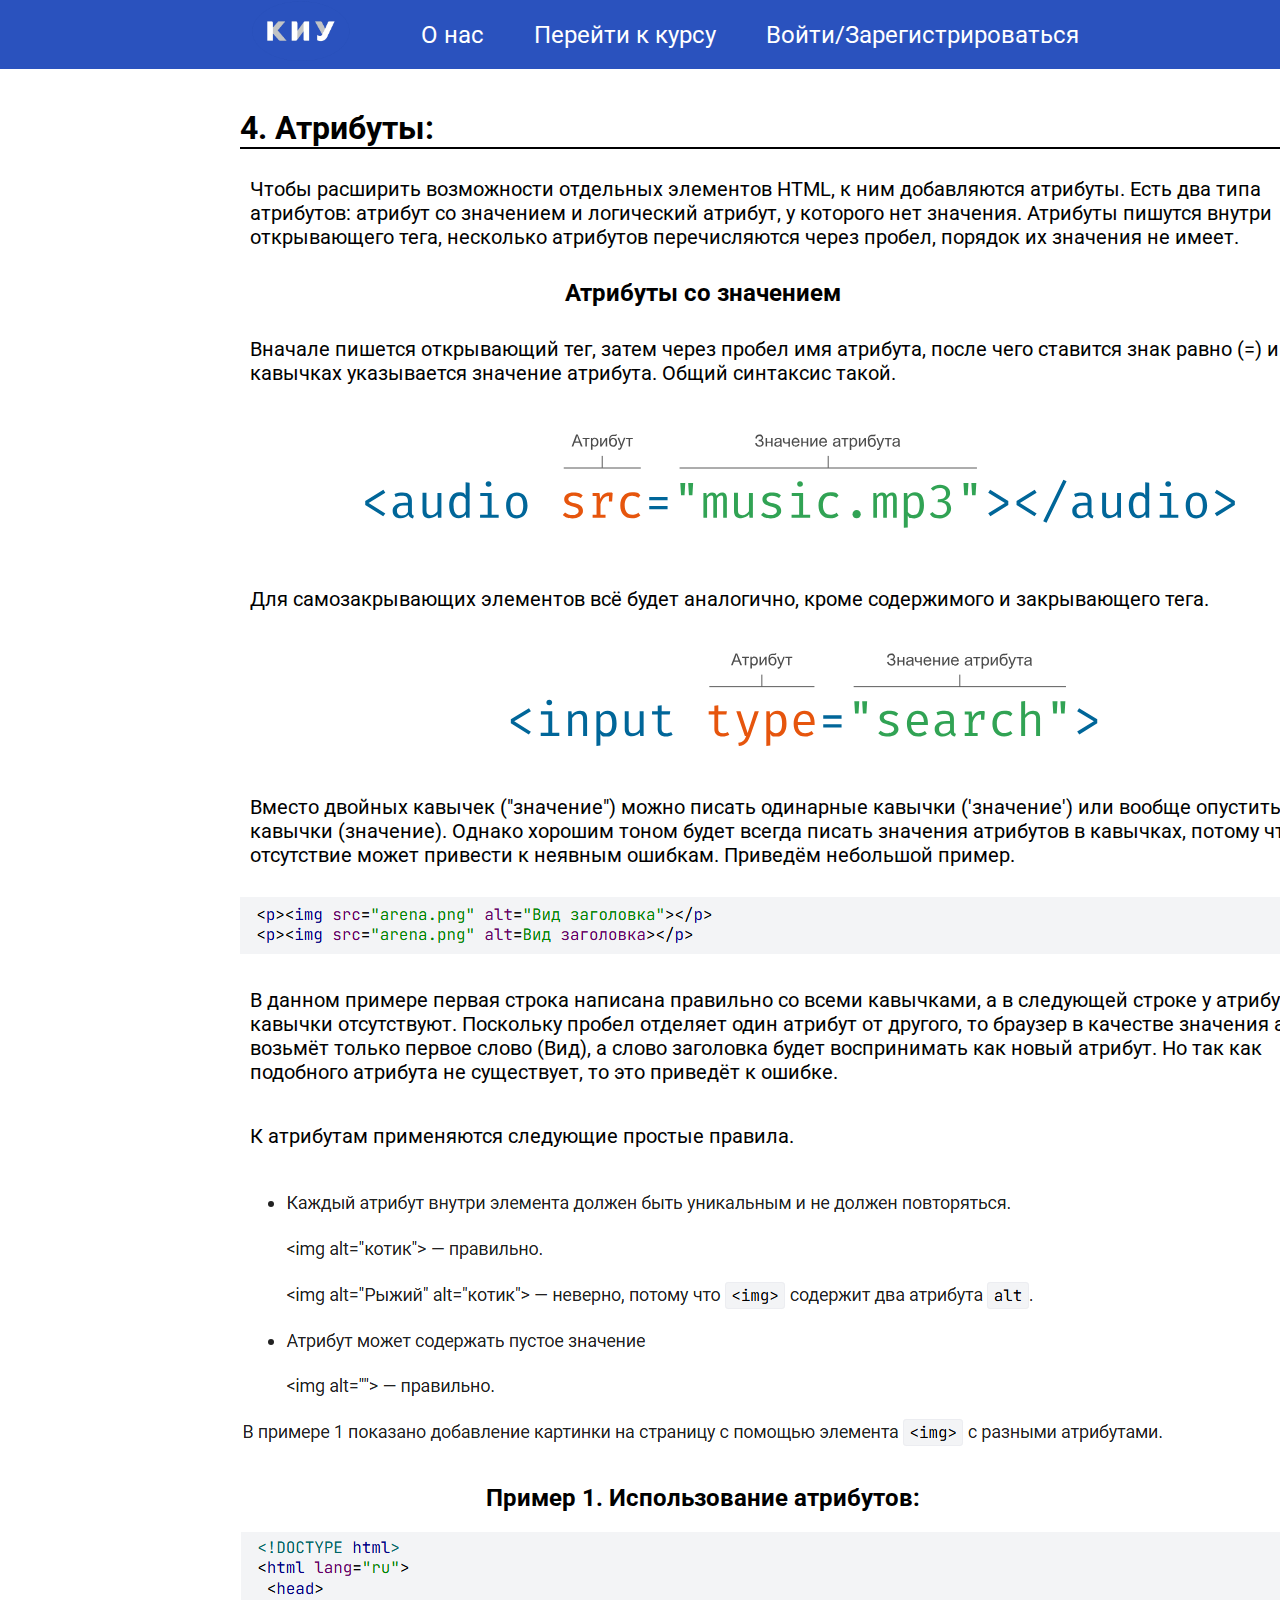
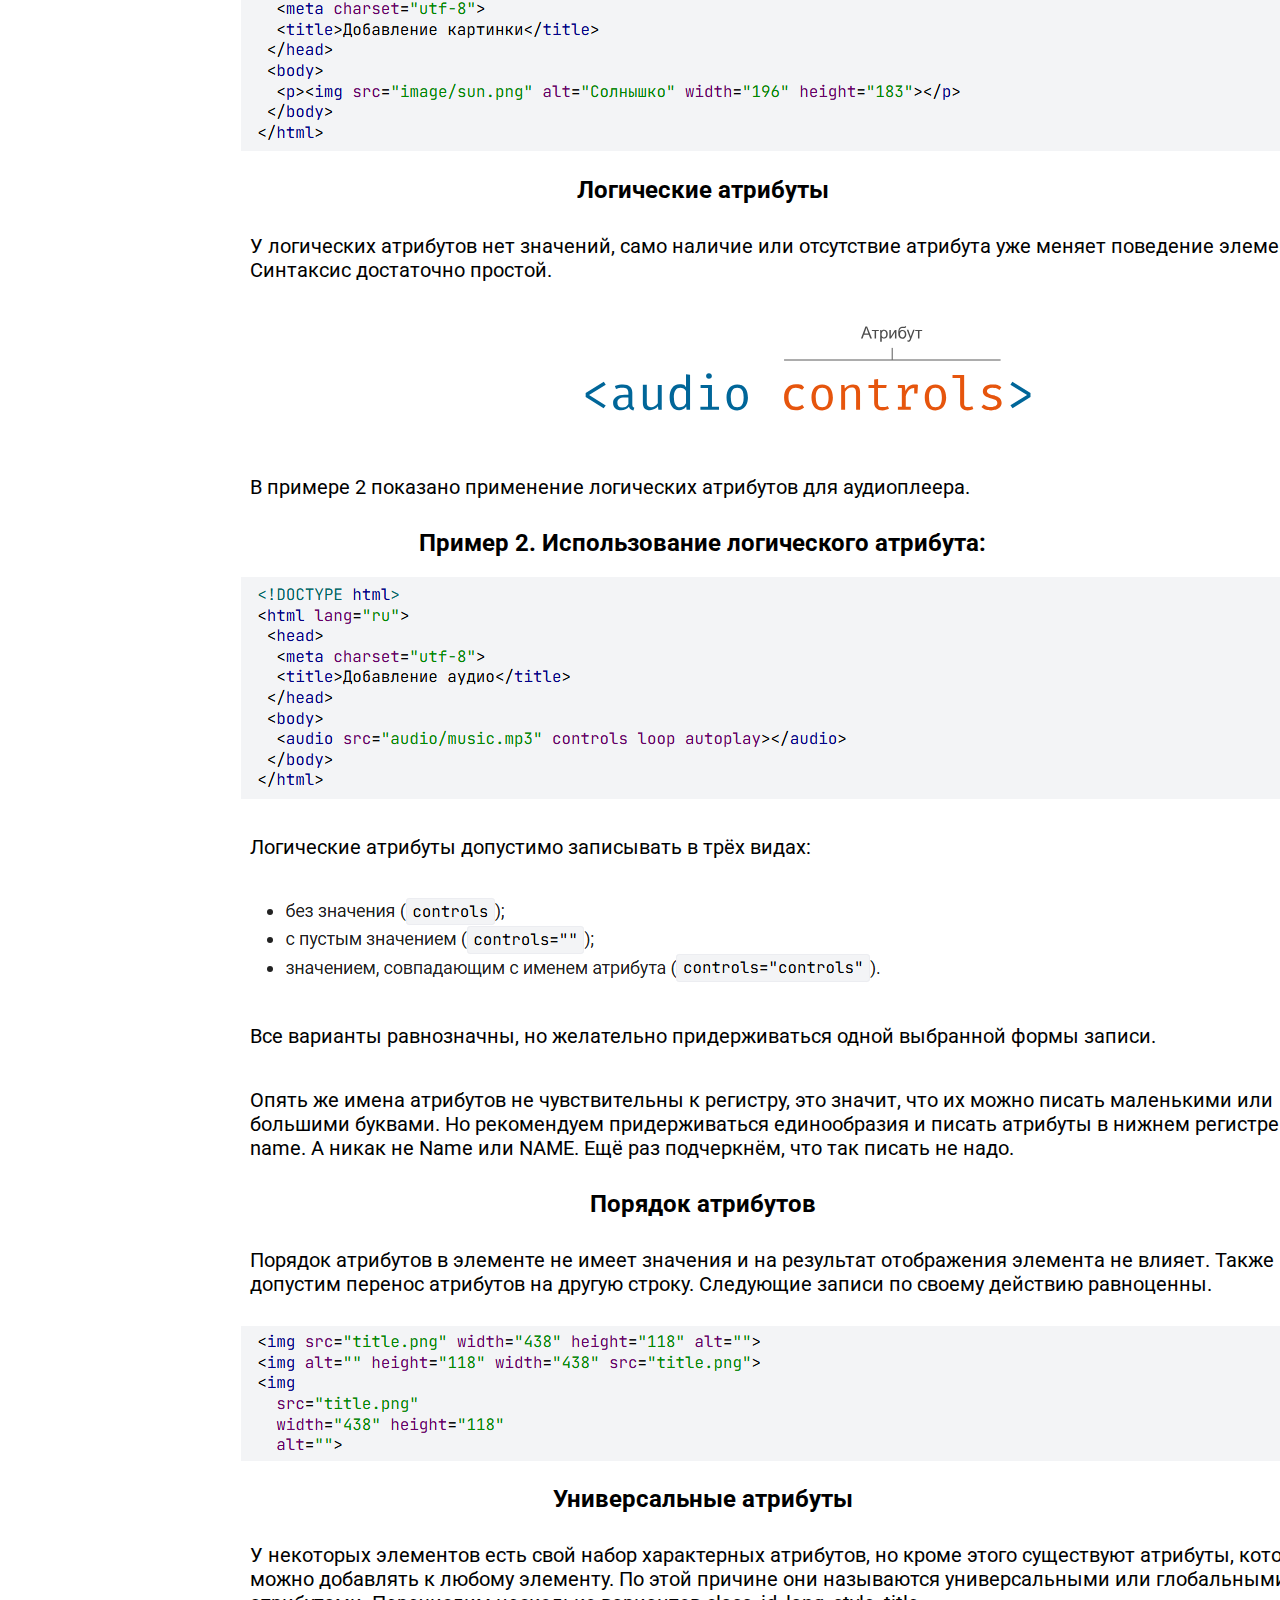
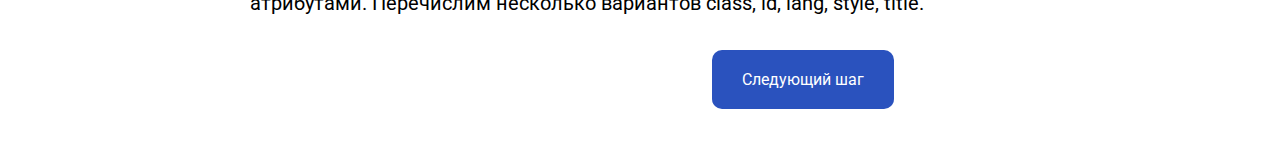
<file: course4.html>
<!DOCTYPE html>
<html lang="en">
<head>
    <meta charset="UTF-8">
    <meta name="viewport" content="width=device-width, initial-scale=1.0">
    <link rel="stylesheet" href="./assets/css/style.css">
    <link rel="preconnect" href="https://fonts.googleapis.com">
    <link rel="preconnect" href="https://fonts.gstatic.com" crossorigin>
    <link href="https://fonts.googleapis.com/css2?family=Roboto:ital,wght@0,100..900;1,100..900&display=swap" rel="stylesheet">
    <title>Электронный учебник HTML</title>
</head>
<body>
<header>
    <div class="container">
        <div class="logo">
            <a href="./index.html"><img src="./assets/img/kiu-logo-menu (1).png" alt="kiu mini" class="kiu_mini"></a>
        </div>
        <div class="menu_bar">
            <a href="./about.html" class="nav_bar">О нас</a>
            <a href="./course1.html" class="nav_bar">Перейти к курсу</a>
            <a href="./vhod.html" class="nav_bar">Войти/Зарегистрироваться</a>
        </div>
    </div>
</header>
<div class="course_wrapper">
    <div class="course_panel">
        <h1 class="course_title">Курс HTML:</h1>
        <ol class="course_nav">
            <a href="./course1.html" class="course_nav-bar-a"><li class="course_nav-bar"><strong>Введение в HTML</strong></li></a>
            <a href="./course2.html" class="course_nav-bar-a"><li class="course_nav-bar"><strong>Элементы HTML</strong></li></a>
            <a href="./course3.html" class="course_nav-bar-a"><li class="course_nav-bar"><strong>Структура HTML</strong></li></a>
            <a href="./course4.html" class="course_nav-bar-a"><li class="course_nav-bar"><strong>Атрибуты</strong></li></a>
            <a href="./course5.html" class="course_nav-bar-a"><li class="course_nav-bar"><strong>Работа с текстом</strong></li></a>
            <a href="./course6.html" class="course_nav-bar-a"><li class="course_nav-bar"><strong>Заголовки</strong></li></a>
            <a href="./course7.html" class="course_nav-bar-a"><li class="course_nav-bar"><strong>Изображения</strong></li></a>
            <a href="./course8.html" class="course_nav-bar-a"><li class="course_nav-bar"><strong>Размеры изображений</strong></li></a>
            <a href="./course9.html" class="course_nav-bar-a"><li class="course_nav-bar"><strong>Создание ссылок</strong> </li></a>
            <a href="./course10.html" class="course_nav-bar-a"><li class="course_nav-bar"><strong>Элементы разделов</strong></li></a>
          </ol>
    </div>
<div class="course_main-content">
    <div class="course_content">
        <div class="course_content-title">
            <h1>4. Атрибуты:</h1>
        </div>
        <p>Чтобы расширить возможности отдельных элементов HTML, к ним добавляются атрибуты. Есть два типа атрибутов: атрибут со значением и логический атрибут, у которого нет значения. Атрибуты пишутся внутри открывающего тега, несколько атрибутов перечисляются через пробел, порядок их значения не имеет.</p>
        <h2 class="curse_title-img">Атрибуты со значением</h2>
        <p>Вначале пишется открывающий тег, затем через пробел имя атрибута, после чего ставится знак равно (=) и в кавычках указывается значение атрибута. Общий синтаксис такой.</p>
        <img src="./assets/img/primer30.png" alt="primer23">
        <p>Для самозакрывающих элементов всё будет аналогично, кроме содержимого и закрывающего тега.</p>
        <img src="./assets/img/primer31.png" alt="primer24">
        <p>Вместо двойных кавычек ("значение") можно писать одинарные кавычки ('значение') или вообще опустить кавычки (значение). Однако хорошим тоном будет всегда писать значения атрибутов в кавычках, потому что их отсутствие может привести к неявным ошибкам. Приведём небольшой пример.</p>
        <img src="./assets/img/primer32.png" alt="primer25">
        <p>В данном примере первая строка написана правильно со всеми кавычками, а в следующей строке у атрибута alt кавычки отсутствуют. Поскольку пробел отделяет один атрибут от другого, то браузер в качестве значения alt возьмёт только первое слово (Вид), а слово заголовка будет воспринимать как новый атрибут. Но так как подобного атрибута не существует, то это приведёт к ошибке.</p>
        <p>К атрибутам применяются следующие простые правила.</p>
        <img src="./assets/img/primer33.png" alt="primer26">
        <h2 class="curse_title-img">Пример 1. Использование атрибутов:</h2>
        <img src="./assets/img/primer34.png" alt="primer27">
        <h2 class="curse_title-img">Логические атрибуты</h2>
        <p>У логических атрибутов нет значений, само наличие или отсутствие атрибута уже меняет поведение элемента. Синтаксис достаточно простой.</p>
        <img src="./assets/img/primer35.png" alt="primer28">
        <p>В примере 2 показано применение логических атрибутов для аудиоплеера.</p>
        <h2 class="curse_title-img">Пример 2. Использование логического атрибута:</h2>
        <img src="./assets/img/primer36.png" alt="primer29">
        <p>Логические атрибуты допустимо записывать в трёх видах:</p>
        <img src="./assets/img/primer37.png" alt="primer30">
        <p>Все варианты равнозначны, но желательно придерживаться одной выбранной формы записи.</p>
        <p>Опять же имена атрибутов не чувствительны к регистру, это значит, что их можно писать маленькими или большими буквами. Но рекомендуем придерживаться единообразия и писать атрибуты в нижнем регистре — name. А никак не Name или NAME. Ещё раз подчеркнём, что так писать не надо.</p>
        <h2 class="curse_title-img">Порядок атрибутов</h2>
        <p>Порядок атрибутов в элементе не имеет значения и на результат отображения элемента не влияет. Также допустим перенос атрибутов на другую строку. Следующие записи по своему действию равноценны.</p>
        <img src="./assets/img/primer38.png" alt="primer31">
        <h2 class="curse_title-img">Универсальные атрибуты</h2>
        <p>У некоторых элементов есть свой набор характерных атрибутов, но кроме этого существуют атрибуты, которые можно добавлять к любому элементу. По этой причине они называются универсальными или глобальными атрибутами. Перечислим несколько вариантов class, id, lang, style, title.</p>
        <div class="next_curse-button">
            <a href="./course5.html" class="next_button">Следующий шаг</a>
        </div>
        </div>
    </div>
</div>
</body>
</html>
</file>
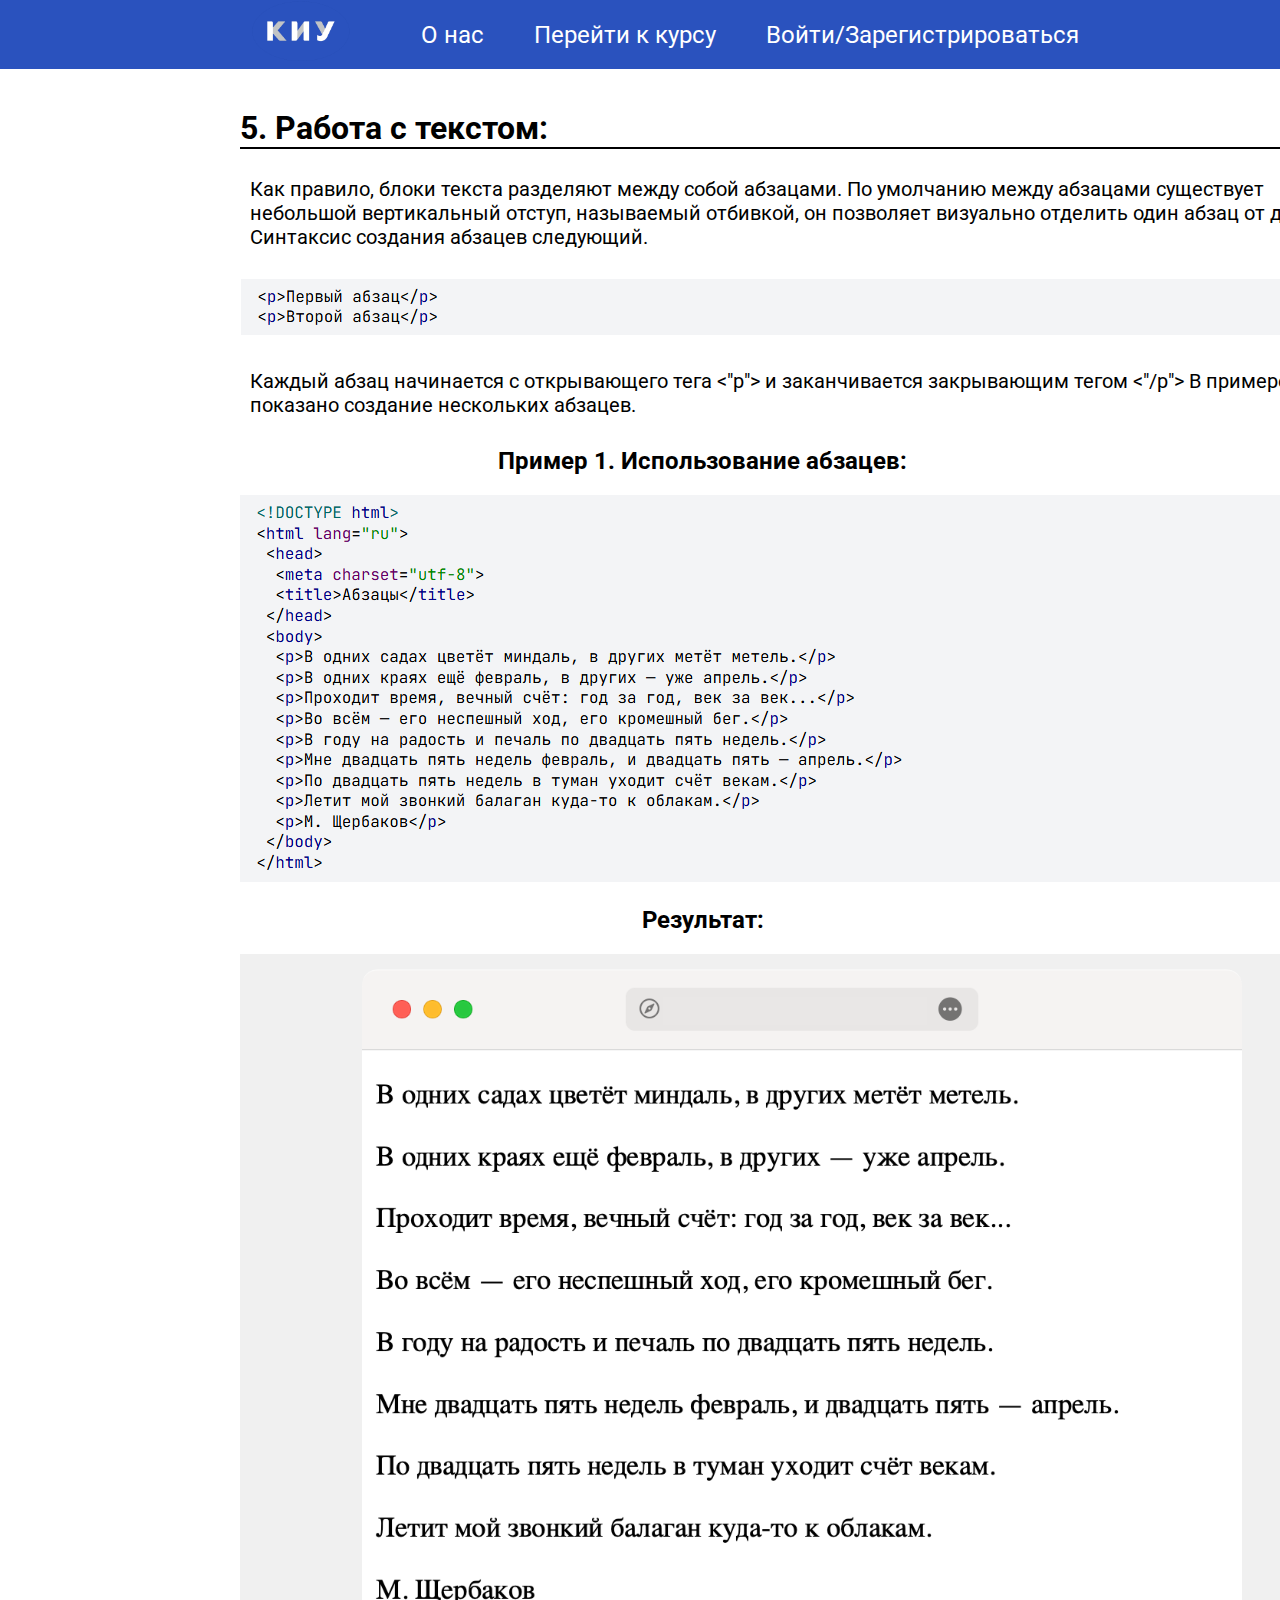
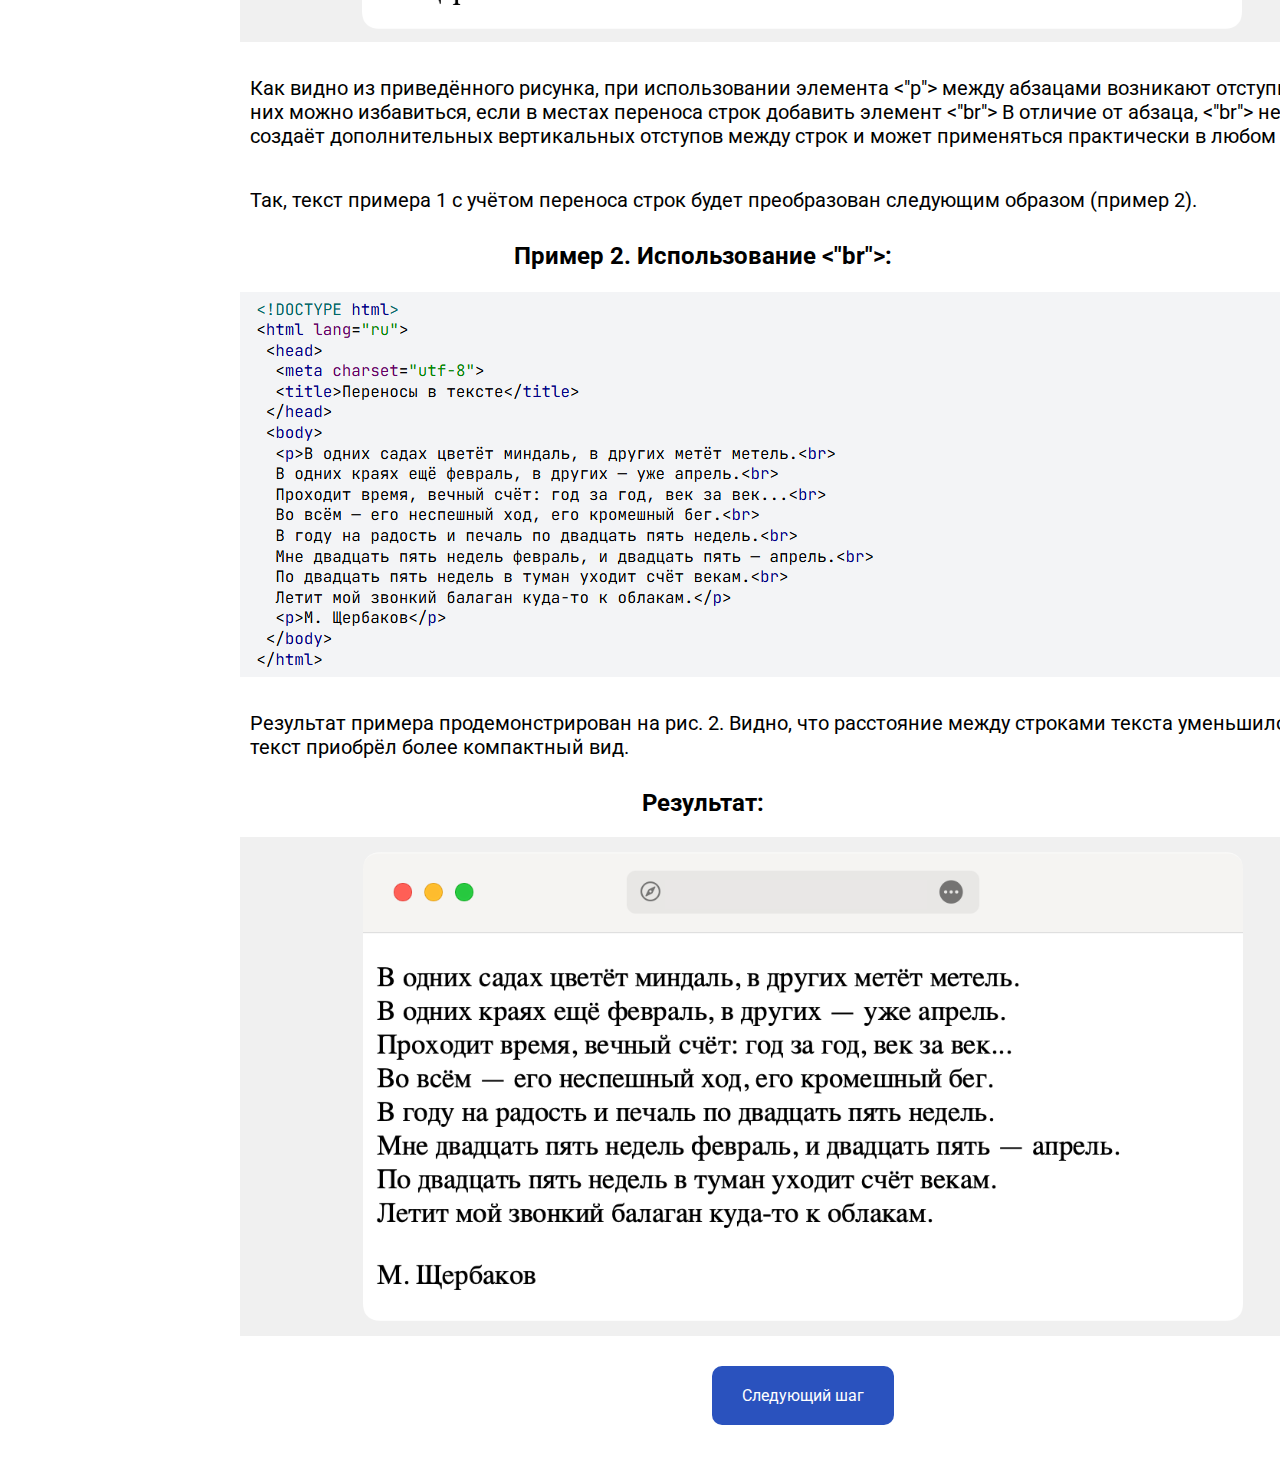
<file: course5.html>
<!DOCTYPE html>
<html lang="en">
<head>
    <meta charset="UTF-8">
    <meta name="viewport" content="width=device-width, initial-scale=1.0">
    <link rel="stylesheet" href="./assets/css/style.css">
    <link rel="preconnect" href="https://fonts.googleapis.com">
    <link rel="preconnect" href="https://fonts.gstatic.com" crossorigin>
    <link href="https://fonts.googleapis.com/css2?family=Roboto:ital,wght@0,100..900;1,100..900&display=swap" rel="stylesheet">
    <title>Электронный учебник HTML</title>
</head>
<body>
<header>
    <div class="container">
        <div class="logo">
            <a href="./index.html"><img src="./assets/img/kiu-logo-menu (1).png" alt="kiu mini" class="kiu_mini"></a>
        </div>
        <div class="menu_bar">
            <a href="./about.html" class="nav_bar">О нас</a>
            <a href="./course1.html" class="nav_bar">Перейти к курсу</a>
            <a href="./vhod.html" class="nav_bar">Войти/Зарегистрироваться</a>
        </div>
    </div>
</header>
<div class="course_wrapper">
    <div class="course_panel">
        <h1 class="course_title">Курс HTML:</h1>
        <ol class="course_nav">
            <a href="./course1.html" class="course_nav-bar-a"><li class="course_nav-bar"><strong>Введение в HTML</strong></li></a>
            <a href="./course2.html" class="course_nav-bar-a"><li class="course_nav-bar"><strong>Элементы HTML</strong></li></a>
            <a href="./course3.html" class="course_nav-bar-a"><li class="course_nav-bar"><strong>Структура HTML</strong></li></a>
            <a href="./course4.html" class="course_nav-bar-a"><li class="course_nav-bar"><strong>Атрибуты</strong></li></a>
            <a href="./course5.html" class="course_nav-bar-a"><li class="course_nav-bar"><strong>Работа с текстом</strong></li></a>
            <a href="./course6.html" class="course_nav-bar-a"><li class="course_nav-bar"><strong>Заголовки</strong></li></a>
            <a href="./course7.html" class="course_nav-bar-a"><li class="course_nav-bar"><strong>Изображения</strong></li></a>
            <a href="./course8.html" class="course_nav-bar-a"><li class="course_nav-bar"><strong>Размеры изображений</strong></li></a>
            <a href="./course9.html" class="course_nav-bar-a"><li class="course_nav-bar"><strong>Создание ссылок</strong> </li></a>
            <a href="./course10.html" class="course_nav-bar-a"><li class="course_nav-bar"><strong>Элементы разделов</strong></li></a>
          </ol>
    </div>
<div class="course_main-content">
    <div class="course_content">
        <div class="course_content-title">
            <h1>5. Работа с текстом:</h1>
        </div>
        <p>Как правило, блоки текста разделяют между собой абзацами. По умолчанию между абзацами существует небольшой вертикальный отступ, называемый отбивкой, он позволяет визуально отделить один абзац от другого. Синтаксис создания абзацев следующий.</p>
        <img src="./assets/img/primer4.png" alt="primer32">
        <p>Каждый абзац начинается с открывающего тега <"p"> и заканчивается закрывающим тегом <"/p"> В примере 1 показано создание нескольких абзацев.</p>
        <h2 class="curse_title-img">Пример 1. Использование абзацев:</h2>
        <img src="./assets/img/primer5.png" alt="primer33">
        <h2 class="curse_title-img">Результат:</h2>
        <img src="./assets/img/primer6.png" alt="primer34">
        <p>Как видно из приведённого рисунка, при использовании элемента <"p"> между абзацами возникают отступы. От них можно избавиться, если в местах переноса строк добавить элемент <"br"> В отличие от абзаца, <"br"> не создаёт дополнительных вертикальных отступов между строк и может применяться практически в любом тексте.</p>
        <p>Так, текст примера 1 с учётом переноса строк будет преобразован следующим образом (пример 2).</p>
        <h2 class="curse_title-img">Пример 2. Использование <"br">:</h2>
        <img src="./assets/img/primer7.png" alt="primer35">
        <p>Результат примера продемонстрирован на рис. 2. Видно, что расстояние между строками текста уменьшилось и текст приобрёл более компактный вид.</p>
        <h2 class="curse_title-img">Результат:</h2>
        <img src="./assets/img/primer8.png" alt="primer36">
        <div class="next_curse-button">
            <a href="./course6.html" class="next_button">Следующий шаг</a>
        </div>
        </div>
    </div>
</div>
</body>
</html>
</file>
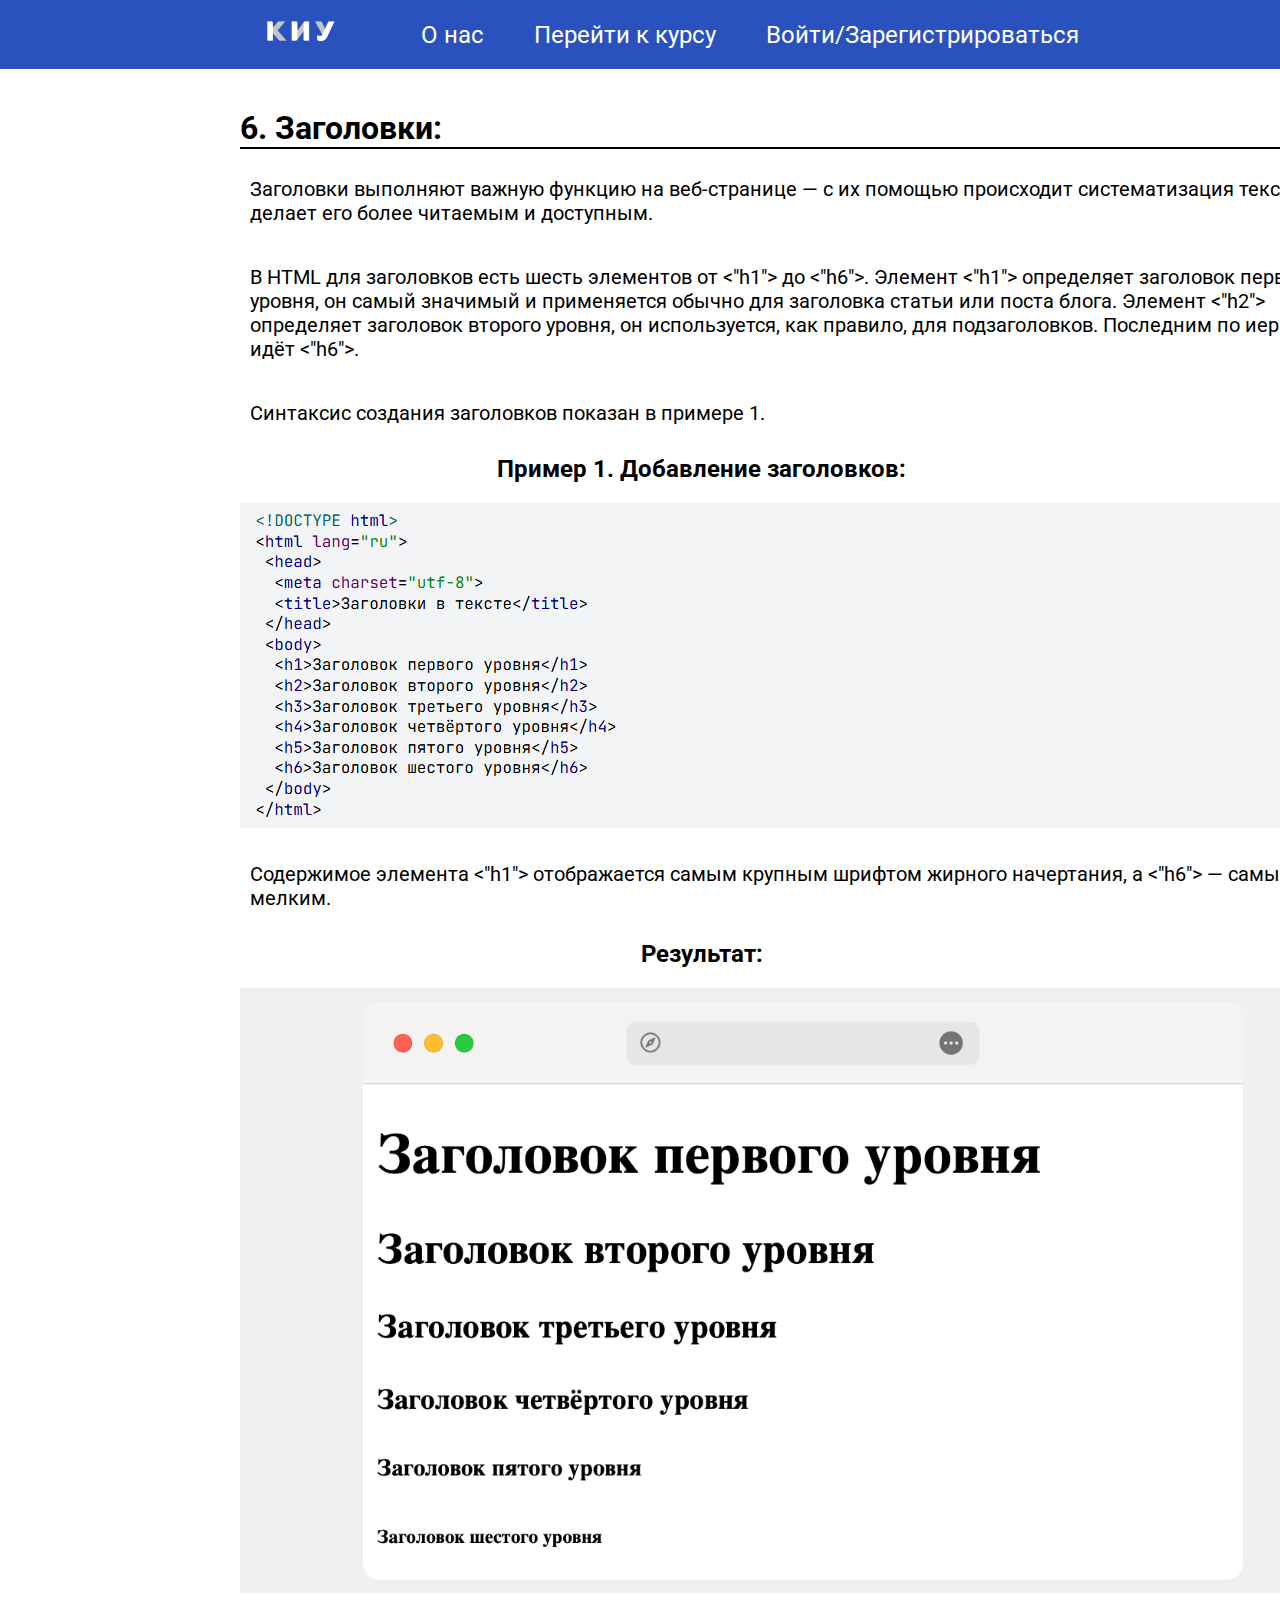
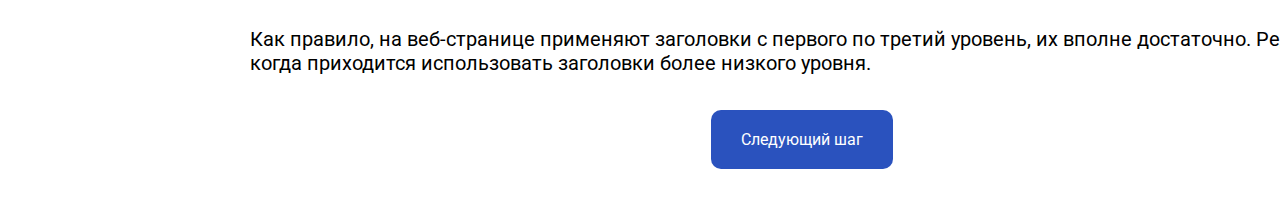
<file: course6.html>
<!DOCTYPE html>
<html lang="en">
<head>
    <meta charset="UTF-8">
    <meta name="viewport" content="width=device-width, initial-scale=1.0">
    <link rel="stylesheet" href="./assets/css/style.css">
    <link rel="preconnect" href="https://fonts.googleapis.com">
    <link rel="preconnect" href="https://fonts.gstatic.com" crossorigin>
    <link href="https://fonts.googleapis.com/css2?family=Roboto:ital,wght@0,100..900;1,100..900&display=swap" rel="stylesheet">
    <title>Электронный учебник HTML</title>
</head>
<body>
<header>
    <div class="container">
        <div class="logo">
            <a href="./index.html"><img src="./assets/img/kiu-logo-menu (1).png" alt="kiu mini" class="kiu_mini"></a>
        </div>
        <div class="menu_bar">
            <a href="./about.html" class="nav_bar">О нас</a>
            <a href="./course1.html" class="nav_bar">Перейти к курсу</a>
            <a href="./vhod.html" class="nav_bar">Войти/Зарегистрироваться</a>
        </div>
    </div>
</header>
<div class="course_wrapper">
    <div class="course_panel">
        <h1 class="course_title">Курс HTML:</h1>
        <ol class="course_nav">
            <a href="./course1.html" class="course_nav-bar-a"><li class="course_nav-bar"><strong>Введение в HTML</strong></li></a>
            <a href="./course2.html" class="course_nav-bar-a"><li class="course_nav-bar"><strong>Элементы HTML</strong></li></a>
            <a href="./course3.html" class="course_nav-bar-a"><li class="course_nav-bar"><strong>Структура HTML</strong></li></a>
            <a href="./course4.html" class="course_nav-bar-a"><li class="course_nav-bar"><strong>Атрибуты</strong></li></a>
            <a href="./course5.html" class="course_nav-bar-a"><li class="course_nav-bar"><strong>Работа с текстом</strong></li></a>
            <a href="./course6.html" class="course_nav-bar-a"><li class="course_nav-bar"><strong>Заголовки</strong></li></a>
            <a href="./course7.html" class="course_nav-bar-a"><li class="course_nav-bar"><strong>Изображения</strong></li></a>
            <a href="./course8.html" class="course_nav-bar-a"><li class="course_nav-bar"><strong>Размеры изображений</strong></li></a>
            <a href="./course9.html" class="course_nav-bar-a"><li class="course_nav-bar"><strong>Создание ссылок</strong> </li></a>
            <a href="./course10.html" class="course_nav-bar-a"><li class="course_nav-bar"><strong>Элементы разделов</strong></li></a>
          </ol>
    </div>
<div class="course_main-content">
    <div class="course_content">
        <div class="course_content-title">
            <h1>6. Заголовки:</h1>
        </div>
        <p>Заголовки выполняют важную функцию на веб-странице — с их помощью происходит систематизация текста, что делает его более читаемым и доступным.</p>
        <p>В HTML для заголовков есть шесть элементов от <"h1"> до <"h6">. Элемент <"h1"> определяет заголовок первого уровня, он самый значимый и применяется обычно для заголовка статьи или поста блога. Элемент <"h2"> определяет заголовок второго уровня, он используется, как правило, для подзаголовков. Последним по иерархии идёт <"h6">.</p>
        <p>Синтаксис создания заголовков показан в примере 1.</p>
        <h2 class="curse_title-img">Пример 1. Добавление заголовков:</h2>
        <img src="./assets/img/primer9.png" alt="primer37">
        <p>Содержимое элемента <"h1"> отображается самым крупным шрифтом жирного начертания, а <"h6"> — самым мелким.</p>
        <h2 class="curse_title-img">Результат:</h2>
        <img src="./assets/img/primer10.png" alt="primer38">
        <p>Как правило, на веб-странице применяют заголовки с первого по третий уровень, их вполне достаточно. Редко когда приходится использовать заголовки более низкого уровня.</p>
        <div class="next_curse-button">
            <a href="./course7.html" class="next_button">Следующий шаг</a>
        </div>
        </div>
    </div>
</div>
</body>
</html>
</file>
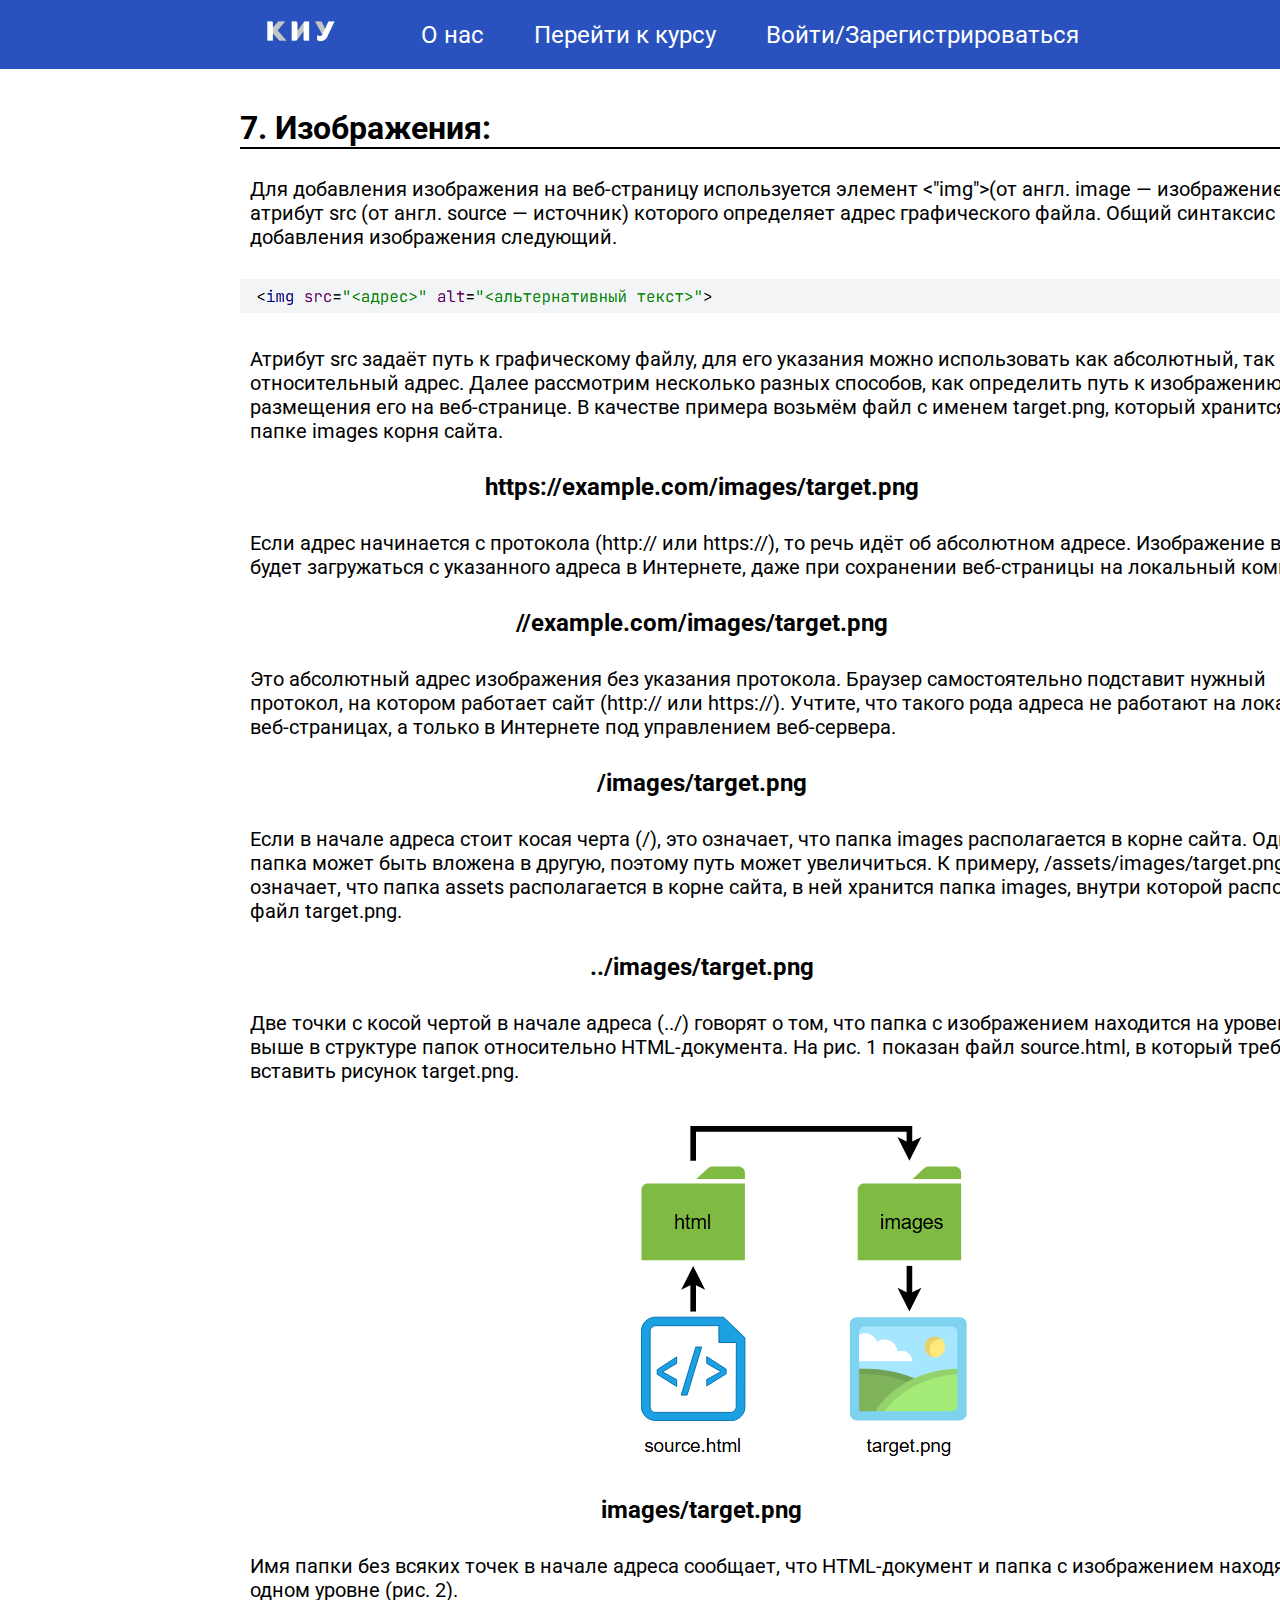
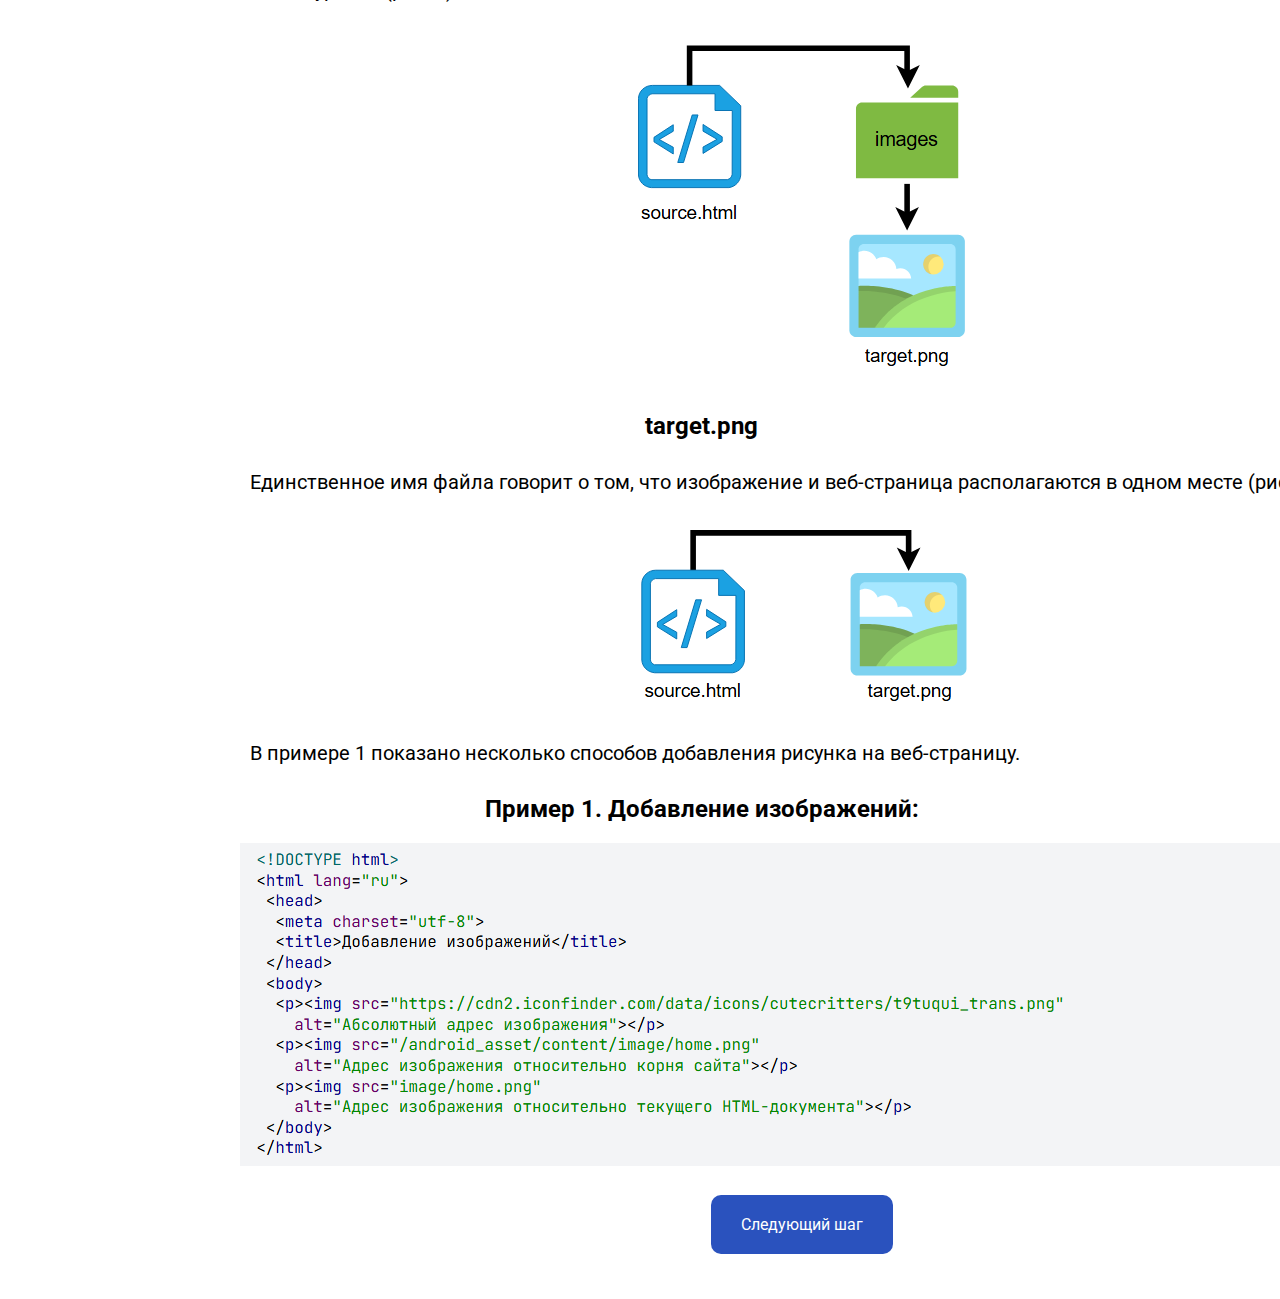
<file: course7.html>
<!DOCTYPE html>
<html lang="en">
<head>
    <meta charset="UTF-8">
    <meta name="viewport" content="width=device-width, initial-scale=1.0">
    <link rel="stylesheet" href="./assets/css/style.css">
    <link rel="preconnect" href="https://fonts.googleapis.com">
    <link rel="preconnect" href="https://fonts.gstatic.com" crossorigin>
    <link href="https://fonts.googleapis.com/css2?family=Roboto:ital,wght@0,100..900;1,100..900&display=swap" rel="stylesheet">
    <title>Электронный учебник HTML</title>
</head>
<body>
<header>
    <div class="container">
        <div class="logo">
            <a href="./index.html"><img src="./assets/img/kiu-logo-menu (1).png" alt="kiu mini" class="kiu_mini"></a>
        </div>
        <div class="menu_bar">
            <a href="./about.html" class="nav_bar">О нас</a>
            <a href="./course1.html" class="nav_bar">Перейти к курсу</a>
            <a href="./vhod.html" class="nav_bar">Войти/Зарегистрироваться</a>
        </div>
    </div>
</header>
<div class="course_wrapper">
    <div class="course_panel">
        <h1 class="course_title">Курс HTML:</h1>
        <ol class="course_nav">
            <a href="./course1.html" class="course_nav-bar-a"><li class="course_nav-bar"><strong>Введение в HTML</strong></li></a>
            <a href="./course2.html" class="course_nav-bar-a"><li class="course_nav-bar"><strong>Элементы HTML</strong></li></a>
            <a href="./course3.html" class="course_nav-bar-a"><li class="course_nav-bar"><strong>Структура HTML</strong></li></a>
            <a href="./course4.html" class="course_nav-bar-a"><li class="course_nav-bar"><strong>Атрибуты</strong></li></a>
            <a href="./course5.html" class="course_nav-bar-a"><li class="course_nav-bar"><strong>Работа с текстом</strong></li></a>
            <a href="./course6.html" class="course_nav-bar-a"><li class="course_nav-bar"><strong>Заголовки</strong></li></a>
            <a href="./course7.html" class="course_nav-bar-a"><li class="course_nav-bar"><strong>Изображения</strong></li></a>
            <a href="./course8.html" class="course_nav-bar-a"><li class="course_nav-bar"><strong>Размеры изображений</strong></li></a>
            <a href="./course9.html" class="course_nav-bar-a"><li class="course_nav-bar"><strong>Создание ссылок</strong> </li></a>
            <a href="./course10.html" class="course_nav-bar-a"><li class="course_nav-bar"><strong>Элементы разделов</strong></li></a>
          </ol>
    </div>
<div class="course_main-content">
    <div class="course_content">
        <div class="course_content-title">
            <h1>7. Изображения:</h1>
        </div>
        <p>Для добавления изображения на веб-страницу используется элемент <"img">(от англ. image — изображение), атрибут src (от англ. source — источник) которого определяет адрес графического файла. Общий синтаксис добавления изображения следующий.</p>
        <img src="./assets/img/primer39.png" alt="primer39">
        <p>Атрибут src задаёт путь к графическому файлу, для его указания можно использовать как абсолютный, так и относительный адрес. Далее рассмотрим несколько разных способов, как определить путь к изображению для размещения его на веб-странице. В качестве примера возьмём файл с именем target.png, который хранится в папке images корня сайта.</p>
        <h2 class="curse_title-img">https://example.com/images/target.png</h2>
        <p>Если адрес начинается с протокола (http:// или https://), то речь идёт об абсолютном адресе. Изображение всегда будет загружаться с указанного адреса в Интернете, даже при сохранении веб-страницы на локальный компьютер.</p>
        <h2 class="curse_title-img">//example.com/images/target.png</h2>
        <p>Это абсолютный адрес изображения без указания протокола. Браузер самостоятельно подставит нужный протокол, на котором работает сайт (http:// или https://). Учтите, что такого рода адреса не работают на локальных веб-страницах, а только в Интернете под управлением веб-сервера.</p>
        <h2 class="curse_title-img">/images/target.png</h2>
        <p>Если в начале адреса стоит косая черта (/), это означает, что папка images располагается в корне сайта. Одна папка может быть вложена в другую, поэтому путь может увеличиться. К примеру, /assets/images/target.png означает, что папка assets располагается в корне сайта, в ней хранится папка images, внутри которой расположен файл target.png.</p>
        <h2 class="curse_title-img">../images/target.png</h2>
        <p>Две точки с косой чертой в начале адреса (../) говорят о том, что папка с изображением находится на уровень выше в структуре папок относительно HTML-документа. На рис. 1 показан файл source.html, в который требуется вставить рисунок target.png.</p>
        <img src="./assets/img/primer40.png" alt="primer40">
        <h2 class="curse_title-img">images/target.png</h2>
        <p>Имя папки без всяких точек в начале адреса сообщает, что HTML-документ и папка с изображением находятся на одном уровне (рис. 2).</p>
        <img src="./assets/img/primer41.png" alt="primer41">
        <h2 class="curse_title-img">target.png</h2>
        <p>Единственное имя файла говорит о том, что изображение и веб-страница располагаются в одном месте (рис. 3).</p>
        <img src="./assets/img/primer42.png" alt="primer42">
        <p>В примере 1 показано несколько способов добавления рисунка на веб-страницу.</p>
        <h2 class="curse_title-img">Пример 1. Добавление изображений:</h2>
        <img src="./assets/img/primer43.png" alt="primer43">
        <div class="next_curse-button">
            <a href="./course8.html" class="next_button">Следующий шаг</a>
        </div>
        </div>
    </div>
</div>
</body>
</html>
</file>
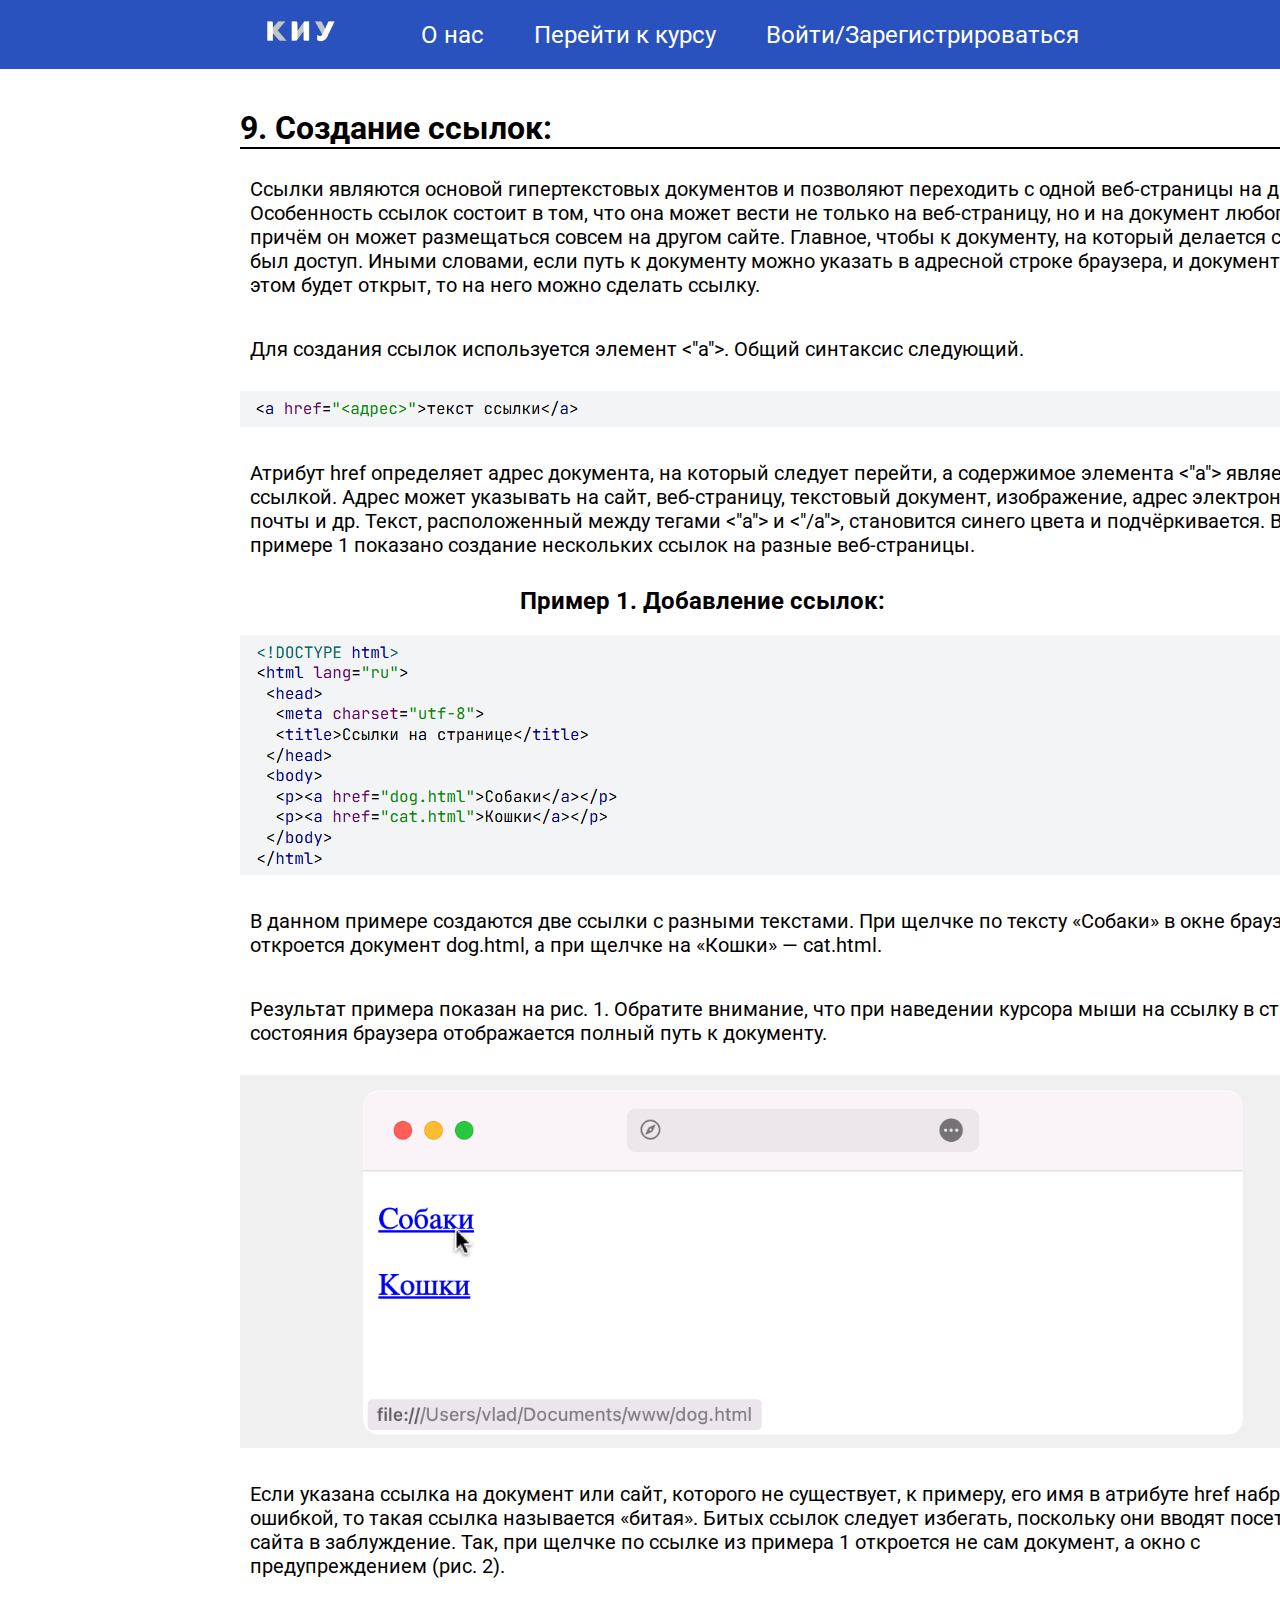
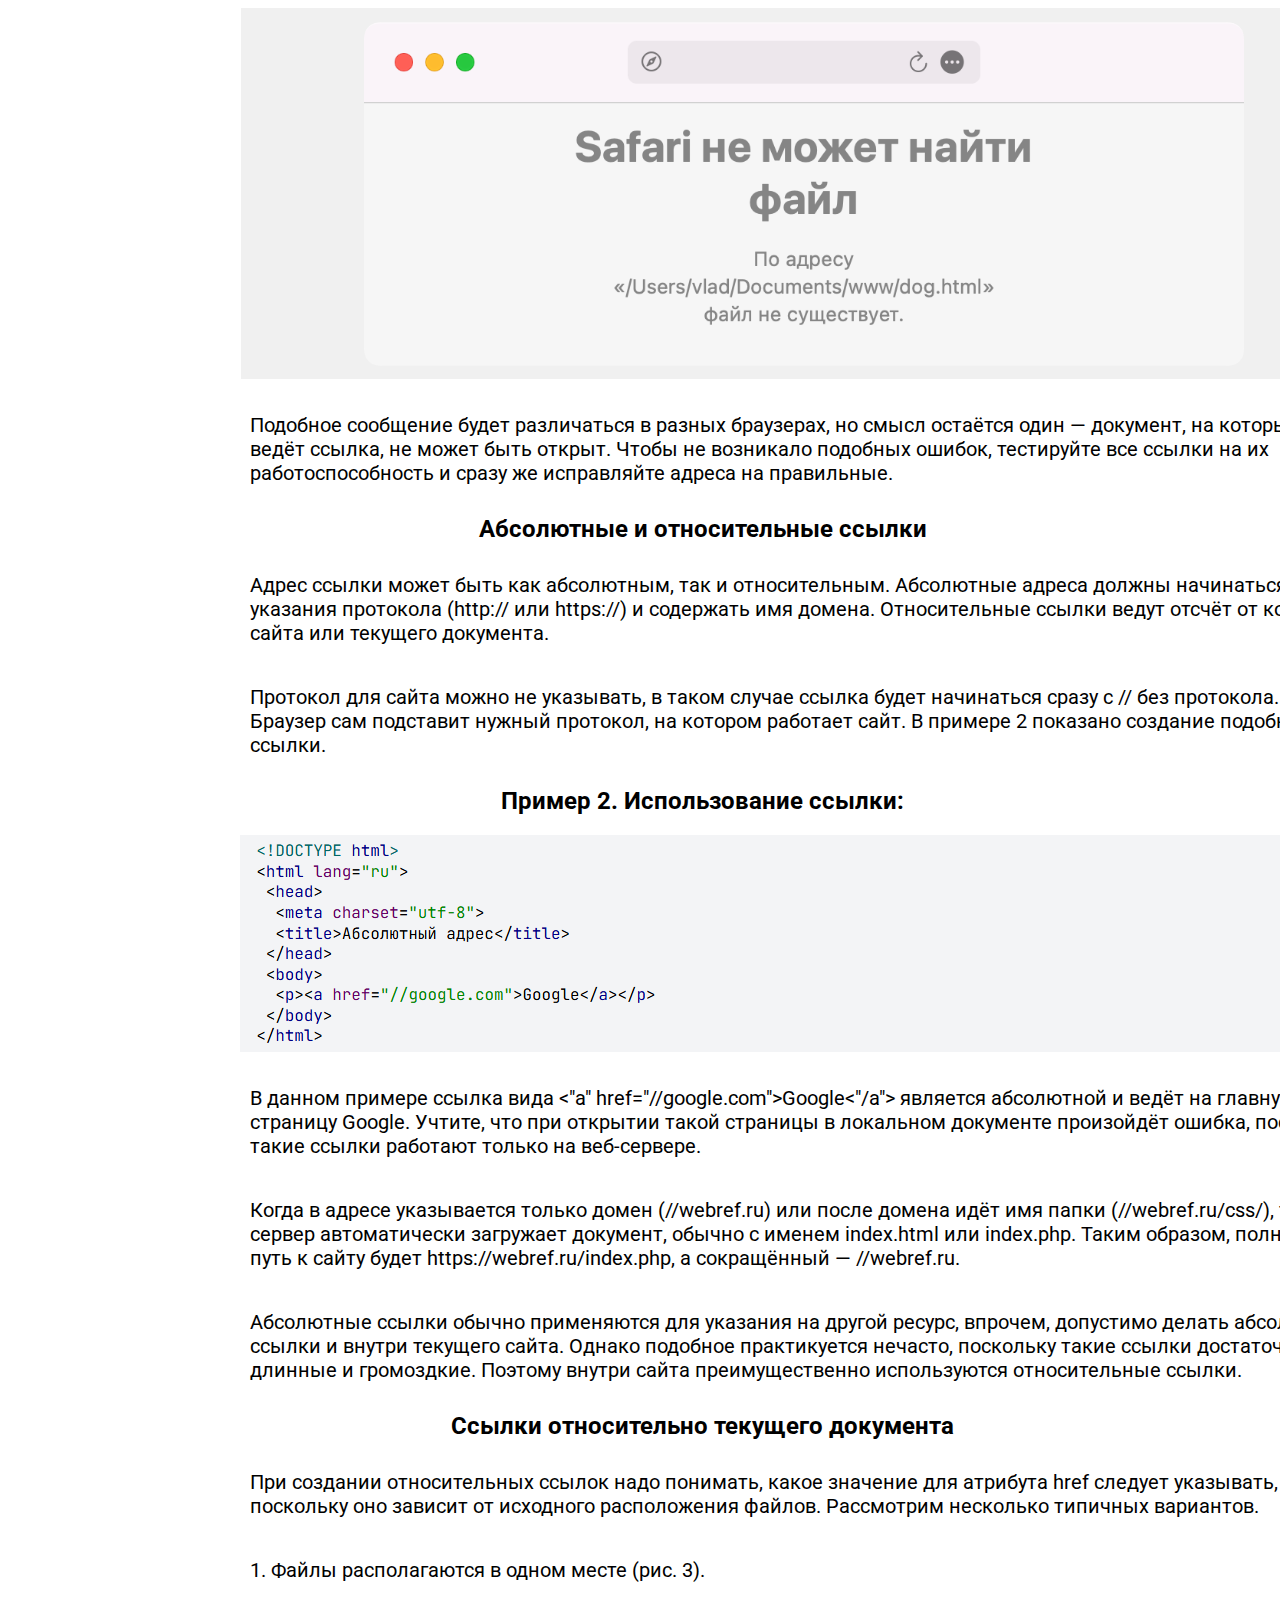
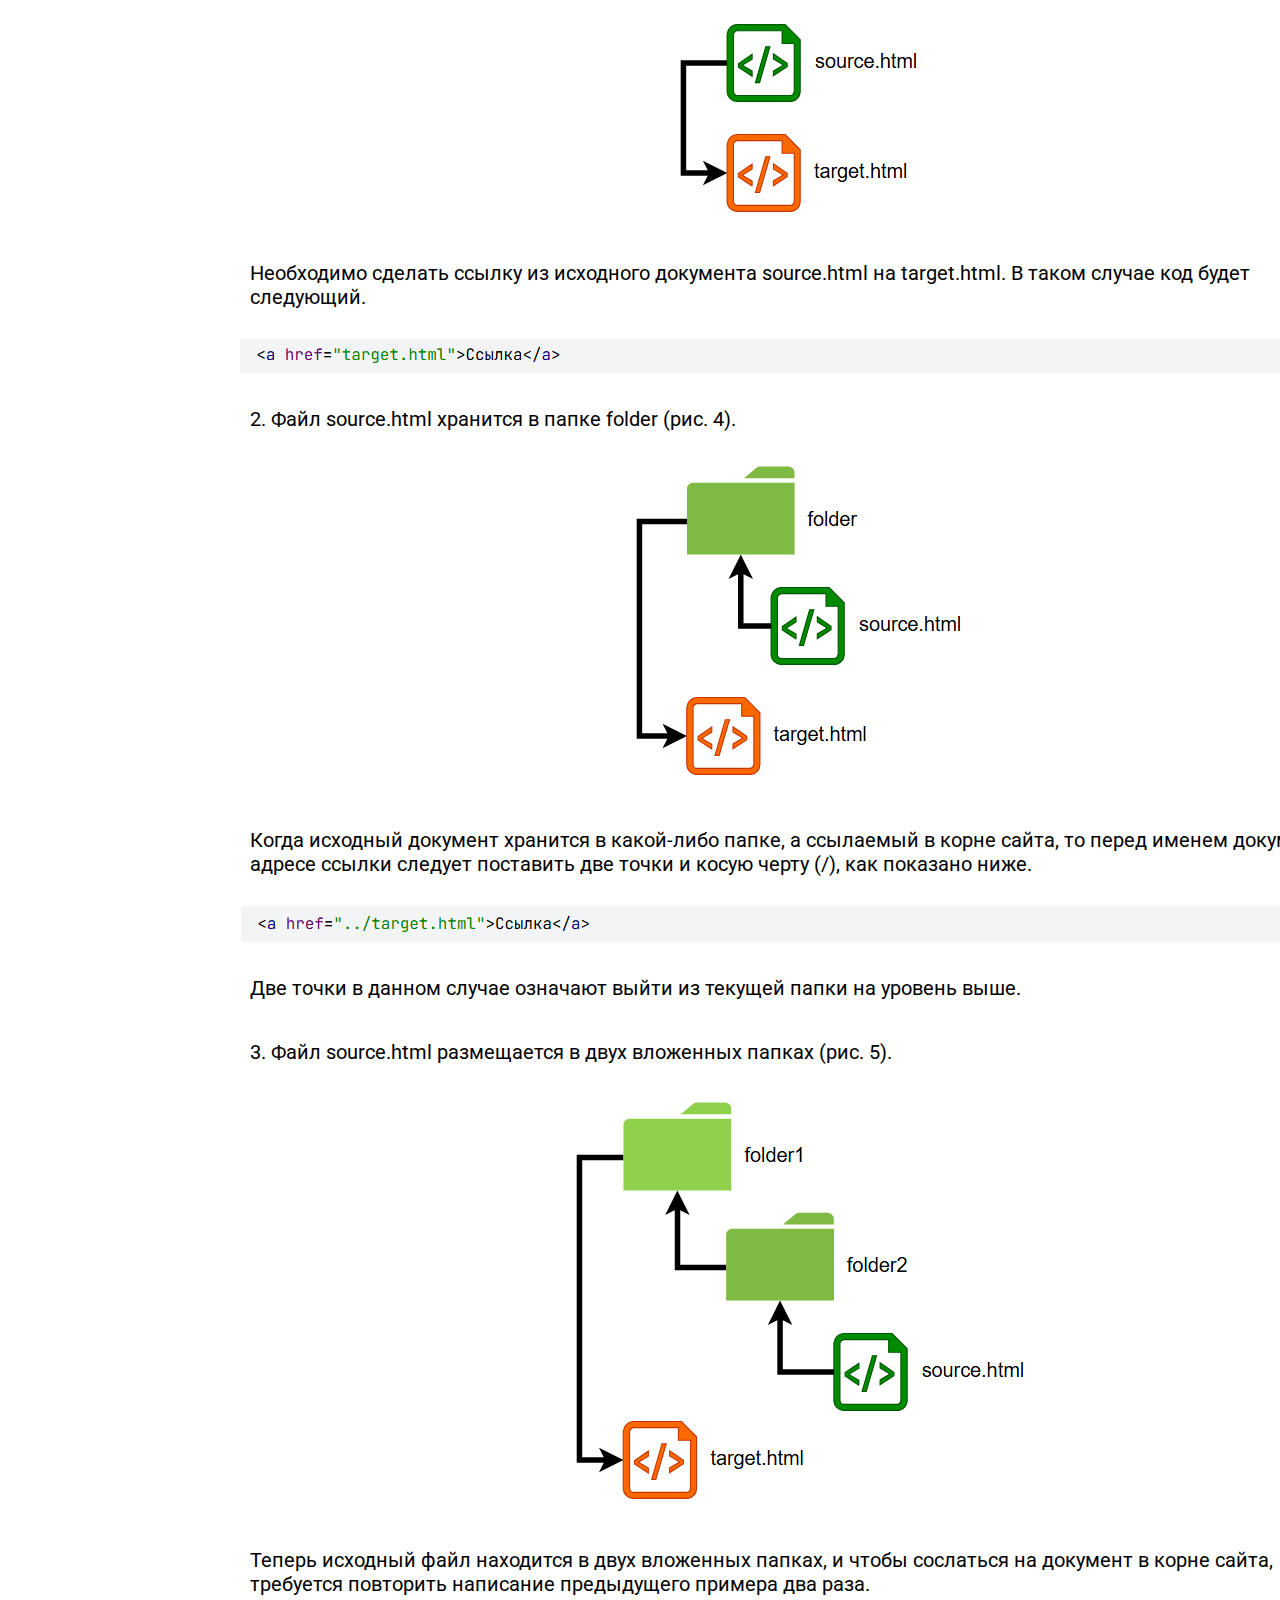
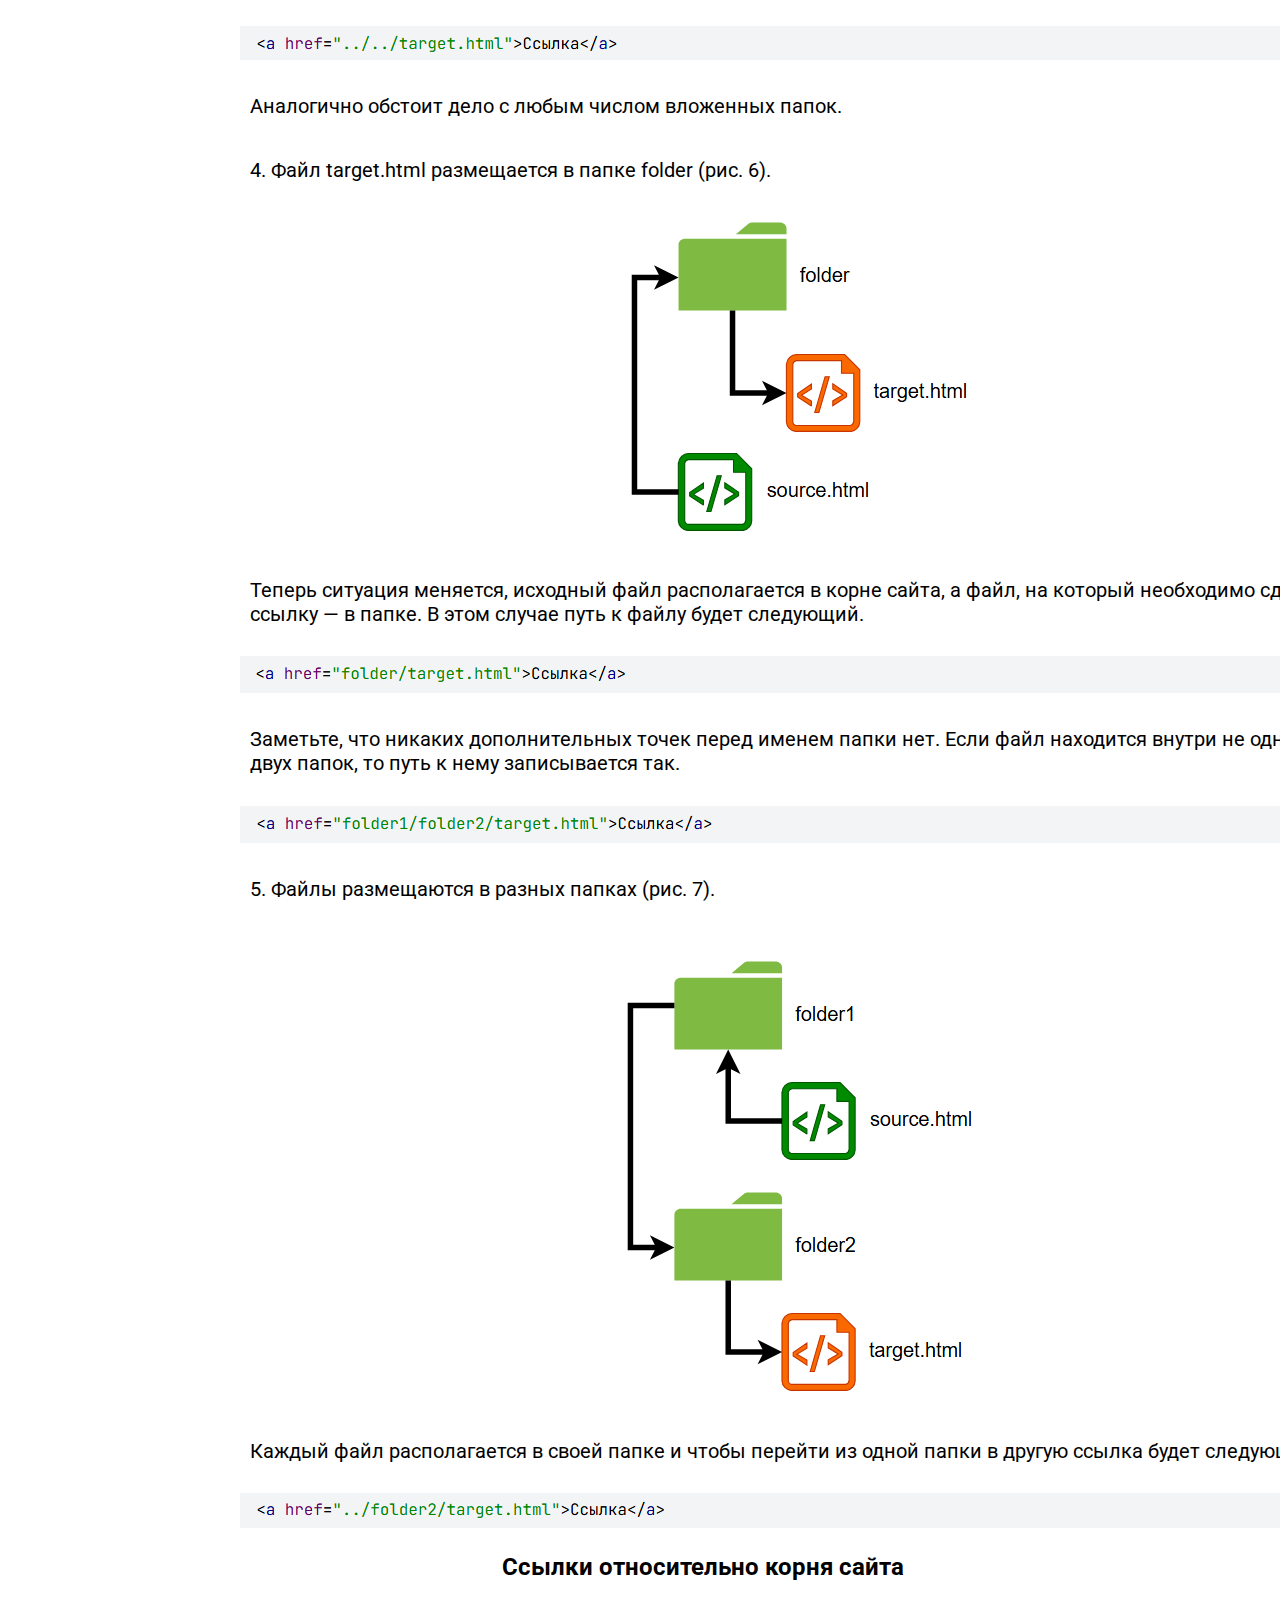
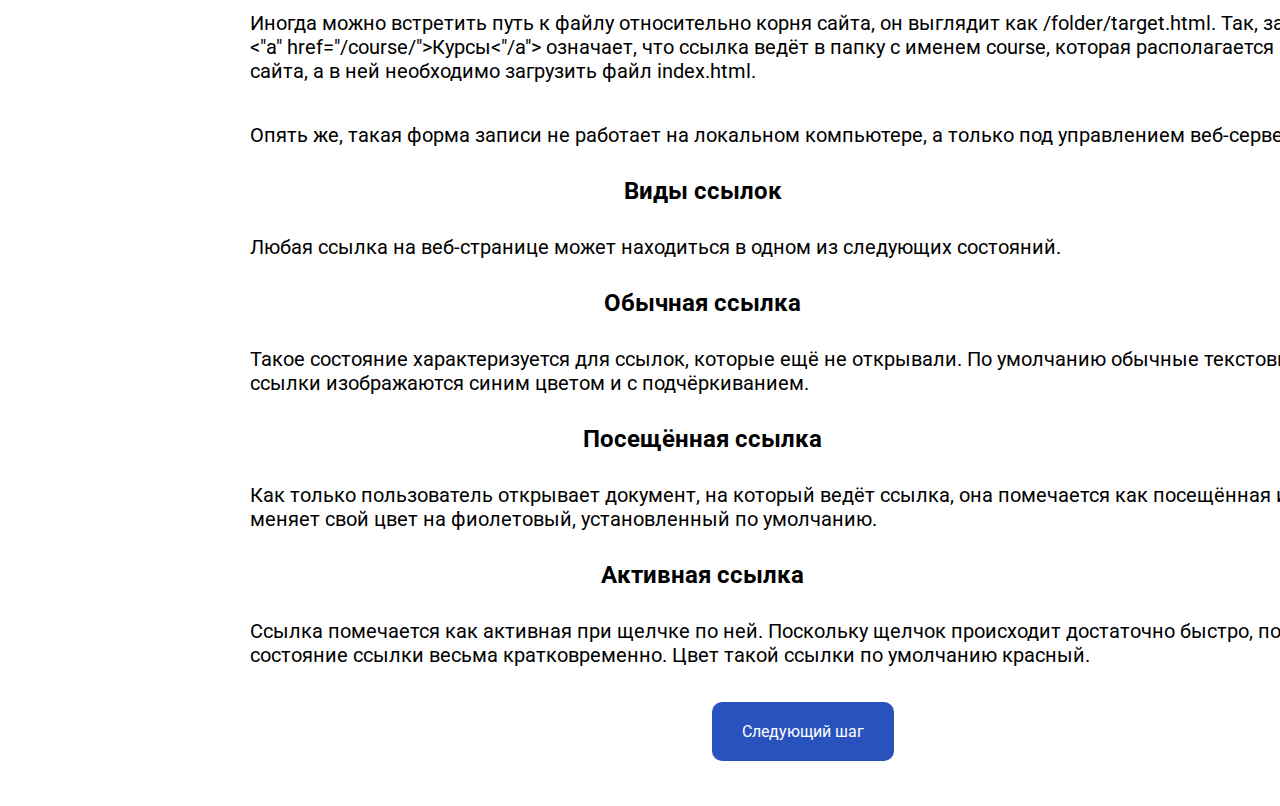
<file: course9.html>
<!DOCTYPE html>
<html lang="en">
<head>
    <meta charset="UTF-8">
    <meta name="viewport" content="width=device-width, initial-scale=1.0">
    <link rel="stylesheet" href="./assets/css/style.css">
    <link rel="preconnect" href="https://fonts.googleapis.com">
    <link rel="preconnect" href="https://fonts.gstatic.com" crossorigin>
    <link href="https://fonts.googleapis.com/css2?family=Roboto:ital,wght@0,100..900;1,100..900&display=swap" rel="stylesheet">
    <title>Электронный учебник HTML</title>
</head>
<body>
<header>
    <div class="container">
        <div class="logo">
            <a href="./index.html"><img src="./assets/img/kiu-logo-menu (1).png" alt="kiu mini" class="kiu_mini"></a>
        </div>
        <div class="menu_bar">
            <a href="./about.html" class="nav_bar">О нас</a>
            <a href="./course1.html" class="nav_bar">Перейти к курсу</a>
            <a href="./vhod.html" class="nav_bar">Войти/Зарегистрироваться</a>
        </div>
    </div>
</header>
<div class="course_wrapper">
    <div class="course_panel">
        <h1 class="course_title">Курс HTML:</h1>
        <ol class="course_nav">
            <a href="./course1.html" class="course_nav-bar-a"><li class="course_nav-bar"><strong>Введение в HTML</strong></li></a>
            <a href="./course2.html" class="course_nav-bar-a"><li class="course_nav-bar"><strong>Элементы HTML</strong></li></a>
            <a href="./course3.html" class="course_nav-bar-a"><li class="course_nav-bar"><strong>Структура HTML</strong></li></a>
            <a href="./course4.html" class="course_nav-bar-a"><li class="course_nav-bar"><strong>Атрибуты</strong></li></a>
            <a href="./course5.html" class="course_nav-bar-a"><li class="course_nav-bar"><strong>Работа с текстом</strong></li></a>
            <a href="./course6.html" class="course_nav-bar-a"><li class="course_nav-bar"><strong>Заголовки</strong></li></a>
            <a href="./course7.html" class="course_nav-bar-a"><li class="course_nav-bar"><strong>Изображения</strong></li></a>
            <a href="./course8.html" class="course_nav-bar-a"><li class="course_nav-bar"><strong>Размеры изображений</strong></li></a>
            <a href="./course9.html" class="course_nav-bar-a"><li class="course_nav-bar"><strong>Создание ссылок</strong> </li></a>
            <a href="./course10.html" class="course_nav-bar-a"><li class="course_nav-bar"><strong>Элементы разделов</strong></li></a>
          </ol>
    </div>
<div class="course_main-content">
    <div class="course_content">
        <div class="course_content-title">
            <h1>9. Создание ссылок:</h1>
        </div>
        <p>Ссылки являются основой гипертекстовых документов и позволяют переходить с одной веб-страницы на другую. Особенность ссылок состоит в том, что она может вести не только на веб-страницу, но и на документ любого типа, причём он может размещаться совсем на другом сайте. Главное, чтобы к документу, на который делается ссылка, был доступ. Иными словами, если путь к документу можно указать в адресной строке браузера, и документ при этом будет открыт, то на него можно сделать ссылку.</p>
        <p>Для создания ссылок используется элемент <"a">. Общий синтаксис следующий.</p>
        <img src="./assets/img/primer52.png" alt="primer52">
        <p>Атрибут href определяет адрес документа, на который следует перейти, а содержимое элемента <"a"> является ссылкой. Адрес может указывать на сайт, веб-страницу, текстовый документ, изображение, адрес электронной почты и др. Текст, расположенный между тегами <"a"> и <"/a">, становится синего цвета и подчёркивается. В примере 1 показано создание нескольких ссылок на разные веб-страницы.</p>
        <h2 class="curse_title-img">Пример 1. Добавление ссылок:</h2>
        <img src="./assets/img/primer53.png" alt="primer53">
        <p>В данном примере создаются две ссылки с разными текстами. При щелчке по тексту «Собаки» в окне браузера откроется документ dog.html, а при щелчке на «Кошки» — cat.html.</p>
        <p>Результат примера показан на рис. 1. Обратите внимание, что при наведении курсора мыши на ссылку в строке состояния браузера отображается полный путь к документу.</p>
        <img src="./assets/img/primer54.png" alt="primer54">
        <p>Если указана ссылка на документ или сайт, которого не существует, к примеру, его имя в атрибуте href набрано с ошибкой, то такая ссылка называется «битая». Битых ссылок следует избегать, поскольку они вводят посетителей сайта в заблуждение. Так, при щелчке по ссылке из примера 1 откроется не сам документ, а окно с предупреждением (рис. 2).</p>
        <img src="./assets/img/primer55.png" alt="primer55">
        <p>Подобное сообщение будет различаться в разных браузерах, но смысл остаётся один — документ, на который ведёт ссылка, не может быть открыт. Чтобы не возникало подобных ошибок, тестируйте все ссылки на их работоспособность и сразу же исправляйте адреса на правильные.</p>
        <h2 class="curse_title-img">Абсолютные и относительные ссылки</h2>
        <p>Адрес ссылки может быть как абсолютным, так и относительным. Абсолютные адреса должны начинаться с указания протокола (http:// или https://) и содержать имя домена. Относительные ссылки ведут отсчёт от корня сайта или текущего документа.</p>
        <p>Протокол для сайта можно не указывать, в таком случае ссылка будет начинаться сразу с // без протокола. Браузер сам подставит нужный протокол, на котором работает сайт. В примере 2 показано создание подобной ссылки.</p>
        <h2 class="curse_title-img">Пример 2. Использование ссылки:</h2>
        <img src="./assets/img/primer56.png" alt="primer56">
        <p>В данном примере ссылка вида <"a" href="//google.com">Google<"/a"> является абсолютной и ведёт на главную страницу Google. Учтите, что при открытии такой страницы в локальном документе произойдёт ошибка, поскольку такие ссылки работают только на веб-сервере.</p>
        <p>Когда в адресе указывается только домен (//webref.ru) или после домена идёт имя папки (//webref.ru/css/), то веб-сервер автоматически загружает документ, обычно с именем index.html или index.php. Таким образом, полный путь к сайту будет https://webref.ru/index.php, а сокращённый — //webref.ru.</p>
        <p>Абсолютные ссылки обычно применяются для указания на другой ресурс, впрочем, допустимо делать абсолютные ссылки и внутри текущего сайта. Однако подобное практикуется нечасто, поскольку такие ссылки достаточно длинные и громоздкие. Поэтому внутри сайта преимущественно используются относительные ссылки.</p>
        <h2 class="curse_title-img">Ссылки относительно текущего документа</h2>
        <p>При создании относительных ссылок надо понимать, какое значение для атрибута href следует указывать, поскольку оно зависит от исходного расположения файлов. Рассмотрим несколько типичных вариантов.</p>
        <p>1. Файлы располагаются в одном месте (рис. 3).</p>
        <img src="./assets/img/primer57.png" alt="primer57">
        <p>Необходимо сделать ссылку из исходного документа source.html на target.html. В таком случае код будет следующий.</p>
        <img src="./assets/img/primer58.png" alt="primer58">
        <p>2. Файл source.html хранится в папке folder (рис. 4).</p>
        <img src="./assets/img/primer59.png" alt="primer59">
        <p>Когда исходный документ хранится в какой-либо папке, а ссылаемый в корне сайта, то перед именем документа в адресе ссылки следует поставить две точки и косую черту (/), как показано ниже.</p>
        <img src="./assets/img/primer60.png" alt="primer60">
        <p>Две точки в данном случае означают выйти из текущей папки на уровень выше.</p>
        <p>3. Файл source.html размещается в двух вложенных папках (рис. 5).</p>
        <img src="./assets/img/primer61.png" alt="primer61">
        <p>Теперь исходный файл находится в двух вложенных папках, и чтобы сослаться на документ в корне сайта, требуется повторить написание предыдущего примера два раза.</p>
        <img src="./assets/img/primer62.png" alt="primer62">
        <p>Аналогично обстоит дело с любым числом вложенных папок.</p>
        <p>4. Файл target.html размещается в папке folder (рис. 6).</p>
        <img src="./assets/img/primer63.png" alt="primer63">
        <p>Теперь ситуация меняется, исходный файл располагается в корне сайта, а файл, на который необходимо сделать ссылку — в папке. В этом случае путь к файлу будет следующий.</p>
        <img src="./assets/img/primer64.png" alt="primer64">
        <p>Заметьте, что никаких дополнительных точек перед именем папки нет. Если файл находится внутри не одной, а двух папок, то путь к нему записывается так.</p>
        <img src="./assets/img/primer65.png" alt="primer65">
        <p>5. Файлы размещаются в разных папках (рис. 7).</p>
        <img src="./assets/img/primer66.png" alt="primer66">
        <p>Каждый файл располагается в своей папке и чтобы перейти из одной папки в другую ссылка будет следующей.</p>
        <img src="./assets/img/primer67.png" alt="primer67">
        <h2 class="curse_title-img">Ссылки относительно корня сайта</h2>
        <p>Иногда можно встретить путь к файлу относительно корня сайта, он выглядит как /folder/target.html. Так, запись <"a" href="/course/">Курсы<"/a"> означает, что ссылка ведёт в папку с именем course, которая располагается в корне сайта, а в ней необходимо загрузить файл index.html.</p>
        <p>Опять же, такая форма записи не работает на локальном компьютере, а только под управлением веб-сервера.</p>
        <h2 class="curse_title-img">Виды ссылок</h2>
        <p>Любая ссылка на веб-странице может находиться в одном из следующих состояний.</p>
        <h2 class="curse_title-img">Обычная ссылка</h2>
        <p>Такое состояние характеризуется для ссылок, которые ещё не открывали. По умолчанию обычные текстовые ссылки изображаются синим цветом и с подчёркиванием.</p>
        <h2 class="curse_title-img">Посещённая ссылка</h2>
        <p>Как только пользователь открывает документ, на который ведёт ссылка, она помечается как посещённая и меняет свой цвет на фиолетовый, установленный по умолчанию.</p>
        <h2 class="curse_title-img">Активная ссылка</h2>
        <p>Ссылка помечается как активная при щелчке по ней. Поскольку щелчок происходит достаточно быстро, подобное состояние ссылки весьма кратковременно. Цвет такой ссылки по умолчанию красный.</p>
        <div class="next_curse-button">
            <a href="./course10.html" class="next_button">Следующий шаг</a>
        </div>
        </div>
    </div>
</div>
</body>
</html>
</file>
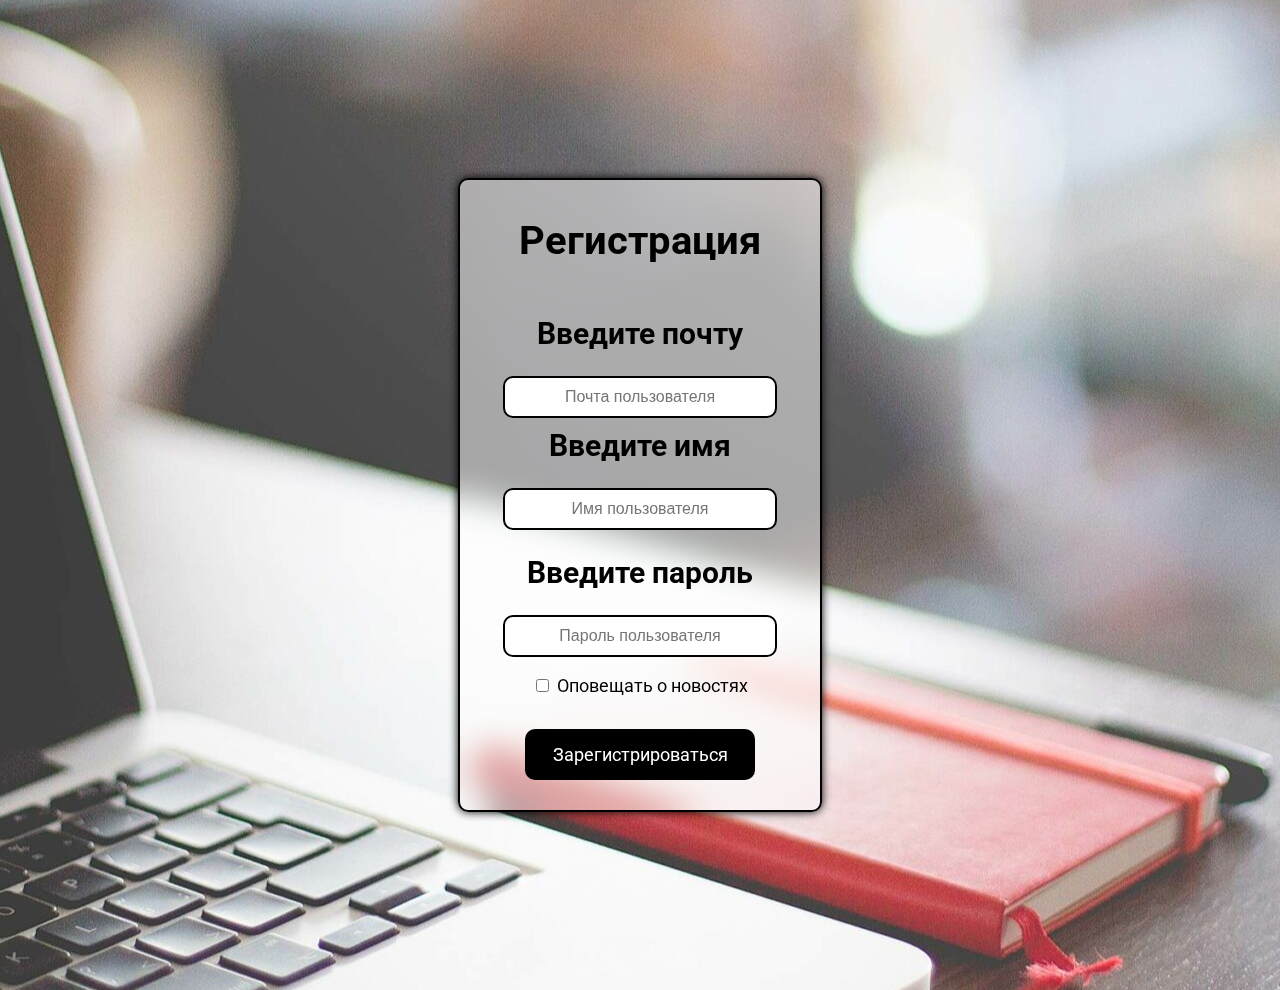
<file: regist.html>
<!DOCTYPE html>
<html lang="en">
<head>
    <meta charset="UTF-8">
    <meta name="viewport" content="width=device-width, initial-scale=1.0">
    <link rel="stylesheet" href="./assets/css/regist.css">
    <link rel="preconnect" href="https://fonts.googleapis.com">
    <link rel="preconnect" href="https://fonts.gstatic.com" crossorigin>
    <link href="https://fonts.googleapis.com/css2?family=Roboto:ital,wght@0,100..900;1,100..900&display=swap" rel="stylesheet">
    <title>Регистрация</title>
</head>
<body>
    <div class="container">
        <h1 class="vhod">Регистрация</h1>
        <h2 class="pochta">Введите почту</h2>
        <input type="text" placeholder="Почта пользователя" class="mail" id="mail">
        <h2 class="login">Введите имя</h2>
        <input type="text" placeholder="Имя пользователя" class="name" id="name">
        <h2 class="lorap">Введите пароль</h2>
        <input type="text" placeholder="Пароль пользователя" class="parol" id="parol">
        <div class="chek"><input type="checkbox">
            <p>Оповещать о новостях</p>
            </div>
            <a href="./vhod.html" class="btn">Зарегистрироваться</a>
    </div>
</body>
</html>
</file>
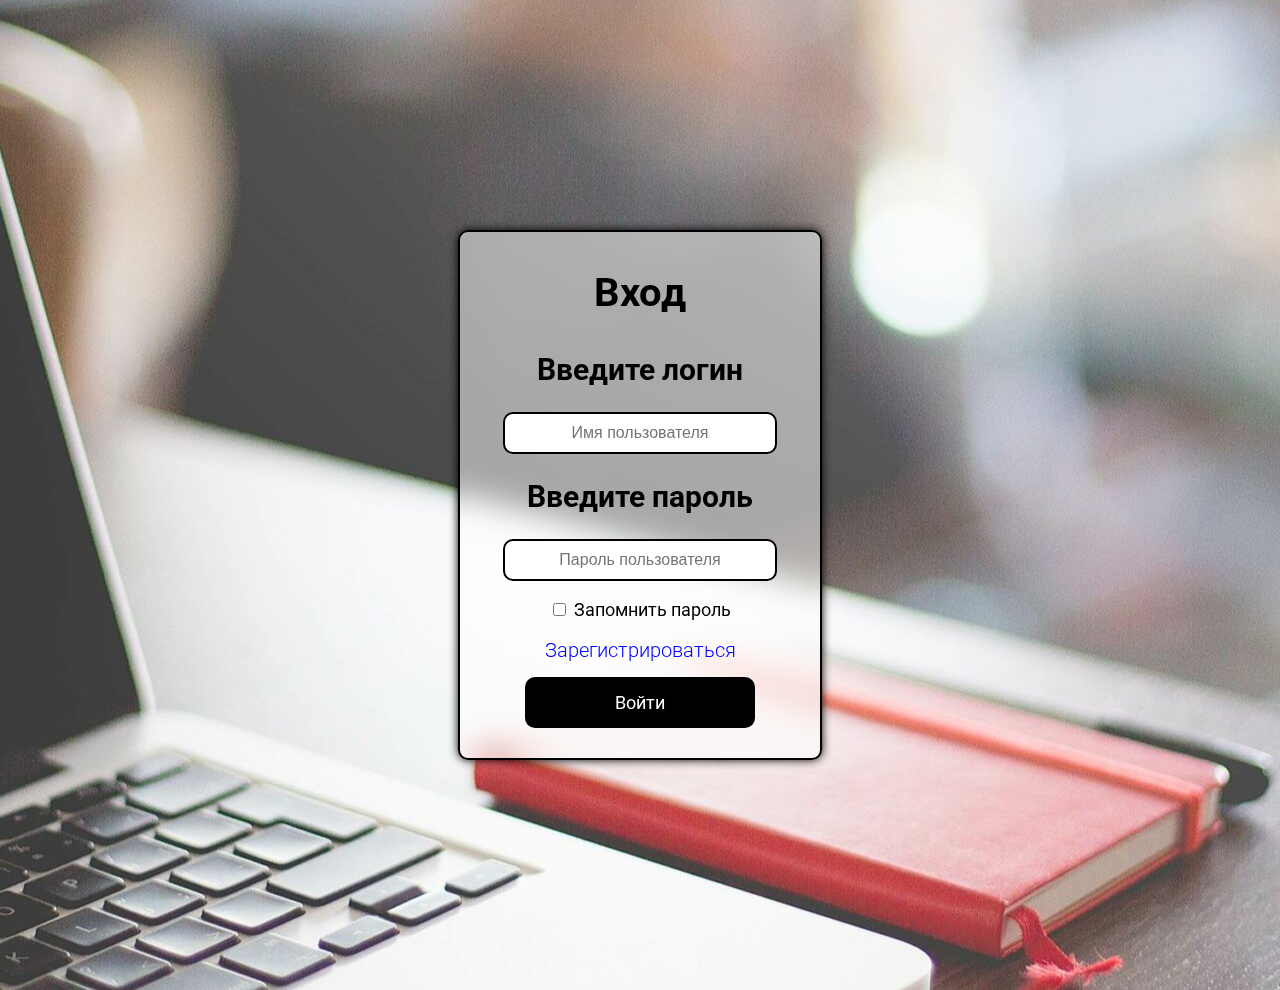
<file: vhod.html>
<!DOCTYPE html>
<html lang="en">
<head>
    <meta charset="UTF-8">
    <meta name="viewport" content="width=device-width, initial-scale=1.0">
    <link rel="stylesheet" href="./assets/css/regist.css">
    <link rel="preconnect" href="https://fonts.googleapis.com">
    <link rel="preconnect" href="https://fonts.gstatic.com" crossorigin>
    <link href="https://fonts.googleapis.com/css2?family=Roboto:ital,wght@0,100..900;1,100..900&display=swap" rel="stylesheet">
    <title>Вход</title>
</head>
<body>
    <div class="container">
        <h1 class="vhod">Вход</h1>
        <h2 class="login">Введите логин</h2>
            <input type="text" placeholder="Имя пользователя" class="name">
        <h2 class="lorap">Введите пароль</h2>
            <input type="text" placeholder="Пароль пользователя" class="parol">
        <div class="chek"><input type="checkbox">
            <p>Запомнить пароль</p>
            </div>
            <div><a href="./regist.html" class="regist">Зарегистрироваться</a>
                </div>
            <a href="./index.html" class="btn">Войти</a>
    </div>
</body>
</html>
</file>
<file: assets/css/style.css>
body{
    margin: 0;
    padding: 0;
    font-family: "Roboto", sans-serif;
}


header{
    background-color: #2a52be;
    background-repeat: no-repeat;
    background-position: center;
    width: 100%;
}

.kiu_mini{
    width: 100px;
}

.container{
    margin-left: 50px;
    display: flex;
    align-items: center;
    gap: 20px;
    justify-content: center;
    color: white;
}

.logo{
    display: flex;
    align-items: center;
    font-size: 24px;
    margin-right: 50px;
}

.nav_bar{
    text-decoration: none;
    font-size: 24px;
    color: white;
    transition: color 0.3s ease;
}

.nav_bar:hover{
    color: orange;
}

.menu_bar{
    display: flex;
    align-items: center;
    gap: 50px;
}

main{
    margin: 0;
    padding: 0;
    font-family: "Roboto", sans-serif;
}

.main_container{
    text-align: center;
    padding: 20px;
    box-shadow: 0 2px 5px rgb(0, 0, 1);
}

.title {
    font-size: 40px;
}

.subtitle{
    font-size: 28px;
}

.main_container_subtitles{
    margin: 30px;
    display: flex;
    align-items: center;
    justify-content: space-between;
    text-align: center;
    align-items: stretch;
}

.btn{
    display: flex;
    justify-content: center;
    margin-top: 50px;
}

.button{
    background-color: #2a52be;
    padding: 20px 30px;
    border-radius: 10px;
    color: #fff;
    text-decoration: none;
    transition: background-color 0.5s linear;
}

.button:hover{
    background-color: #0244fa;
}

.pre_title{
    display: flex;
    justify-content: center;
}

.card_container{
    width: 100%;
    max-width: 400px;
    border-radius: 12px;
    overflow: hidden;
    box-shadow: 0 4px 20px rgba(0,0,0,0.7);
    background: white;
    margin: 20px auto;
}

.card_image {
    position: relative;
    height: 270px;
    overflow: hidden;
}
  
.card_image img {
    width: 100%;
    height: 100%;
    object-fit: cover;
}

.card_content {
    padding: 5px;
}

.card_title {
    margin: 0 0 10px 0;
    font-size: 1.5rem; 
}

.course_panel{
    width: 250px;
    min-height: 100vh;
    background-color: #222;
    position: sticky;
    top: 0;
    height: 100vh;
    overflow-y: auto;
}

h1{
    margin: 0;
    padding: 0;
}

.course_title{
    margin-top: 50px;
    color: #fff;
    display: flex;
    justify-content: center;
    padding: 15px;
}

.course_nav-bar{
    color: #fff;
    padding: 8px 12px;
    margin: 35px 0;
    background-color: transparent;
    transition: background-color 0.3s ease, transform 0.2s ease;
}

.course_nav-bar-a{
    text-decoration: none;
    display: block;
}

.course_nav-bar:hover{
    background-color: #424141;
    transform: scale(1.02);
    transform: translateY(-2px);
    box-shadow: 0 2px 5px rgba(0,0,0,0.2);
}

.course_nav-bar:active{
    background: rgba(102,204,102,.5);
}

.course_wrapper {
    display: flex;
}

.course_main-content {
    padding: 20px 40px;
    width: 1325px;
}

.course_content-title{
    box-shadow: 0 2px rgb(0, 0, 1);
    margin-bottom: 20px;
    margin-top: 20px;
}

.course_content{
    margin-left: 200px;
}

p{
    font-size: 20px;
    padding: 10px;
}

.curse_title-img{
    text-align: center;
    margin-right: 200px;
}

.next_curse-button{
    display: flex;
    justify-content: center;
    margin-top: 25px;
    margin-bottom: 25px;
}

.next_button{
    background-color: #2a52be;
    padding: 20px 30px;
    border-radius: 10px;
    color: #fff;
    text-decoration: none;
    transition: background-color 0.5s linear;
}

.footer__container {
    max-width: 2000px;
    margin-left: 20px;
    margin-right: 20px;
    margin: 0 auto;
}

.footer__wrap {
    margin-top: 100px;
}

.footer__blocks {
    display: flex;
    justify-content: space-between;
    background-color: #2a52be;
}

.footer__long-text {
    font-size: 24px;
    font-weight: 400;
    padding-left: 50px;
    color: #ffffff;
}
.footer__under {
    display: flex;
    justify-content: space-between;
    align-items: center;
    background-color: #2a52be;
    box-shadow: 0 2px 10px rgb(0, 0, 1);
}

hr{
    margin: 0;
    padding: 0;
    color: #fff;
}

.footer__logo-block {
    display: flex;
    justify-content: center;
    padding-left: 34px;
    padding-bottom: 10px;
}

.footer__logo {
    color: #ffffff;
}

.github_logo{
    width: 100px;
}

.about_container{
    margin-top: 80px;
    text-align: center;
    margin-bottom: 199px;
}

.about_text{
    font-size: 22.3px;
}
</file>
<file: assets/css/about.css>
body{
    margin: 0;
    padding: 0;
    font-family: "Roboto", sans-serif;
    background-image: url(../img/kotic.webp);
    background-size: cover;
    background-position: center;
    background-repeat: no-repeat;
}

header{
    background-color: #2a52be;
    background-repeat: no-repeat;
    background-position: center;
    width: 100%;
}

.kiu_mini{
    width: 100px;
}

.container{
    margin-left: 50px;
    display: flex;
    align-items: center;
    gap: 20px;
    justify-content: center;
    color: white;
}

.logo{
    display: flex;
    align-items: center;
    font-size: 24px;
    margin-right: 50px;
}

.nav_bar{
    text-decoration: none;
    font-size: 24px;
    color: white;
    transition: color 0.3s ease;
}

.nav_bar:hover{
    color: orange;
}

.menu_bar{
    display: flex;
    align-items: center;
    gap: 50px;
}

h1{
    margin: 0;
    padding: 0;
}

p{
    font-size: 20px;
    padding: 10px;
}

.footer__container {
    max-width: 2000px;
    margin-left: 20px;
    margin-right: 20px;
    margin: 0 auto;
}

.footer__wrap {
    margin-top: 100px;
}

.footer__blocks {
    display: flex;
    justify-content: space-between;
    background-color: #2a52be;
}

.footer__long-text {
    font-size: 24px;
    font-weight: 400;
    padding-left: 50px;
    color: #ffffff;
}
.footer__under {
    display: flex;
    justify-content: space-between;
    align-items: center;
    background-color: #2a52be;
    box-shadow: 0 2px 10px rgb(0, 0, 1);
}

hr{
    margin: 0;
    padding: 0;
    color: #fff;
}

.footer__logo-block {
    display: flex;
    justify-content: center;
    padding-left: 34px;
    padding-bottom: 10px;
}

.footer__logo {
    color: #ffffff;
}

.github_logo{
    width: 100px;
}

.about_container{
    margin-top: 80px;
    text-align: center;
    margin-bottom: 199px;
}

.about_text{
    font-size: 23px;
}
</file>
<file: assets/css/regist.css>
body{
    margin: 0;
    padding: 0;
    display: flex;
    justify-content: center;
    flex-direction: column;
    align-items: center;
    height: 110vh;;
    font-family: "Roboto", sans-serif;
    background-image: url(../img/laptop-scaled.jpg);
    background-repeat: no-repeat;
    background-position: center;
}

.chek {
    display: flex;
    align-items: center;
    gap: 5px;
    font-size: 18px;
    
}

.regist {
    margin-bottom: 10px;
    text-decoration: none;
    color: blue;
    font-size: 20px;
    font-weight: 300;
}

.btn{
    background-color: black;
    color: white;
    padding: 15px;
    width: 200px;
    margin-top: 15px;
    text-align: center;
    text-decoration: none;
    border-radius: 10px;
    font-size: 18px;
}

.name{
    border: 2px solid black;
    border-radius: 10px;
    text-align: center;
    padding: 10px;
    font-size: 16px;
    width: 250px;
}

.parol{
    border: 2px solid black;
    border-radius: 10px;
    text-align: center;
    padding: 10px;
    font-size: 16px;
    width: 250px;
}

.mail{
    border: 2px solid black;
    border-radius: 10px;
    text-align: center;
    padding: 10px;
    font-size: 16px;
    width: 250px;
}

.vedite:focus{
    outline: none;
    border: 2px solid #C1D9FD;
}

.container{
    display: flex;
    flex-direction: column;
    width: 300px;
    align-items: center;
    border: 2px solid black;
    padding: 30px;
    border-radius: 10px;
    box-shadow: 0px 0px 10px rgba(0, 0, 0, 1);
    backdrop-filter: blur(15px);
    background: rgba(255, 255, 255, 0.5);
    padding-top: 10px;
}

.login{
    font-size: 30px;
    margin-top: 10px;
}

.lorap{
    font-size: 30px;
}

.pochta{
    font-size: 30px;
}

.vhod{
    font-size: 40px;
}

.kiu{
    width: 300px;
    margin-top: -100px;
    margin-bottom: 20px;
}
</file>
